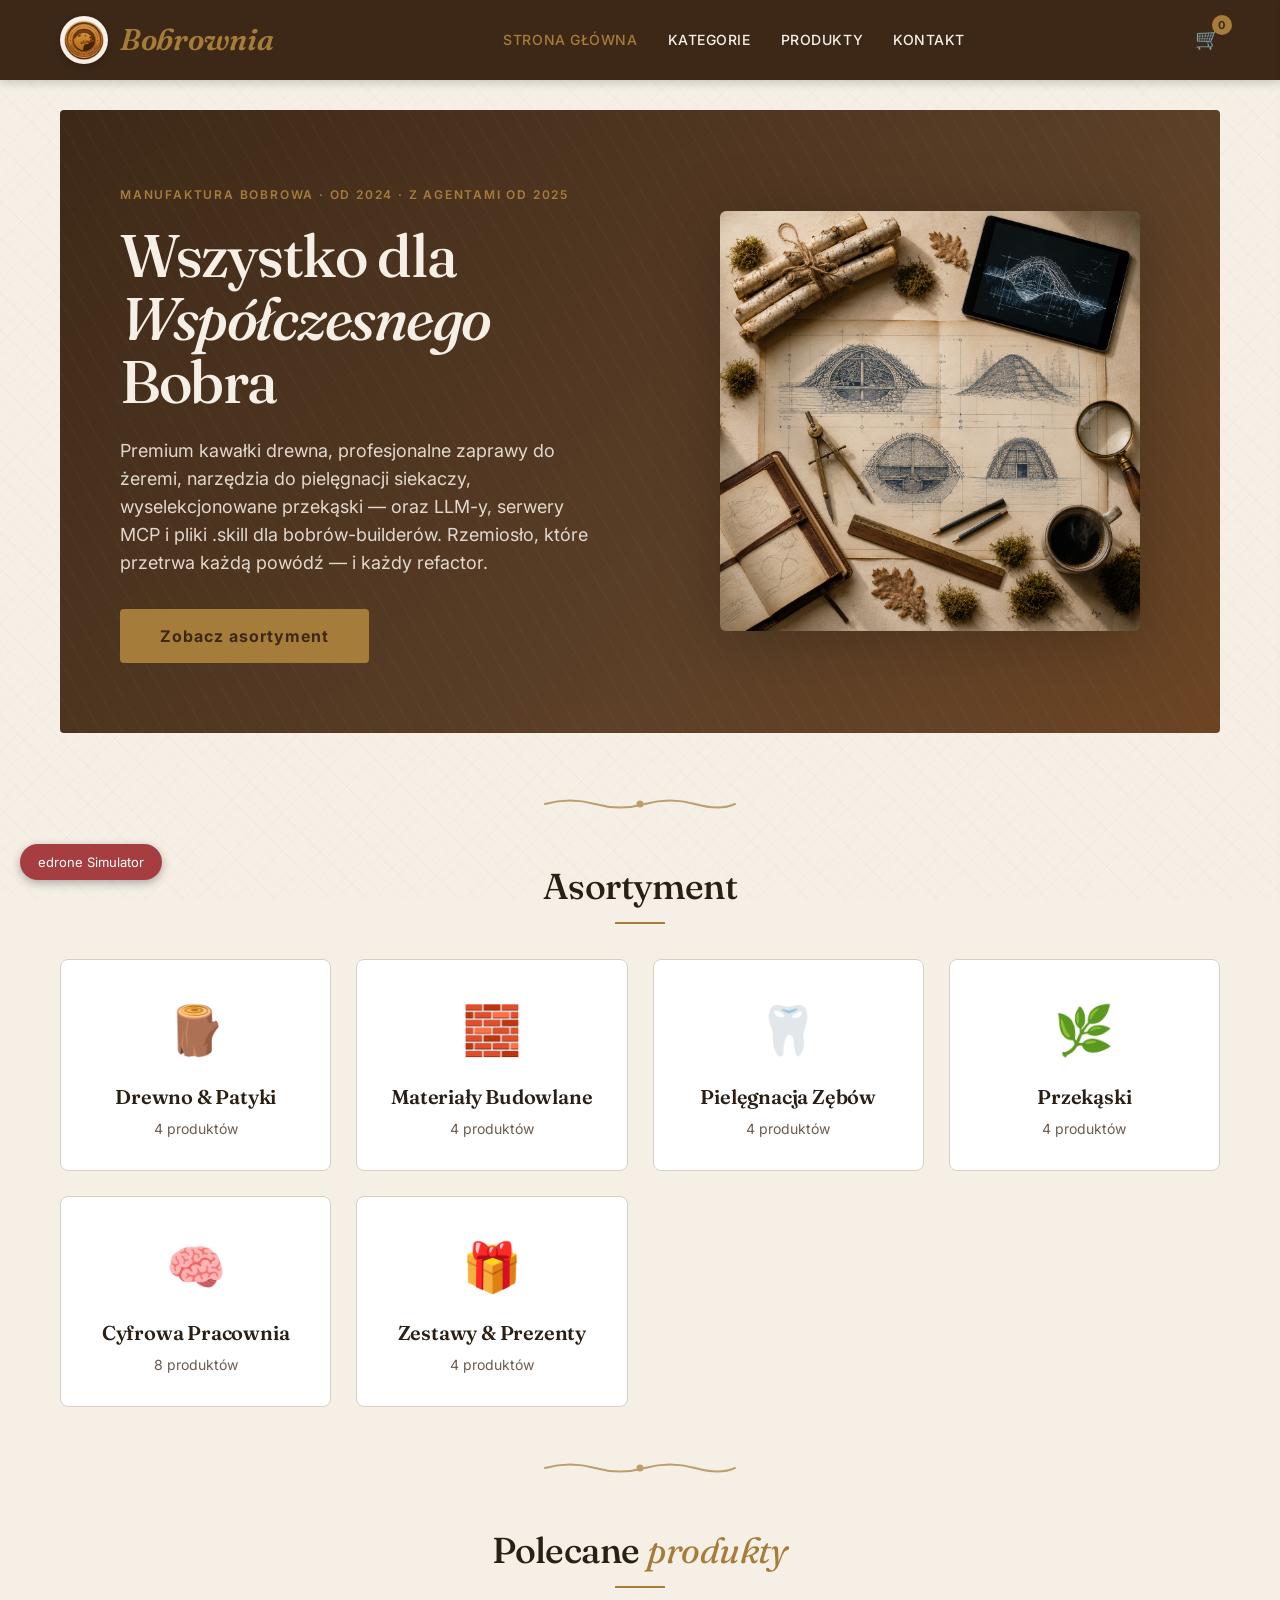
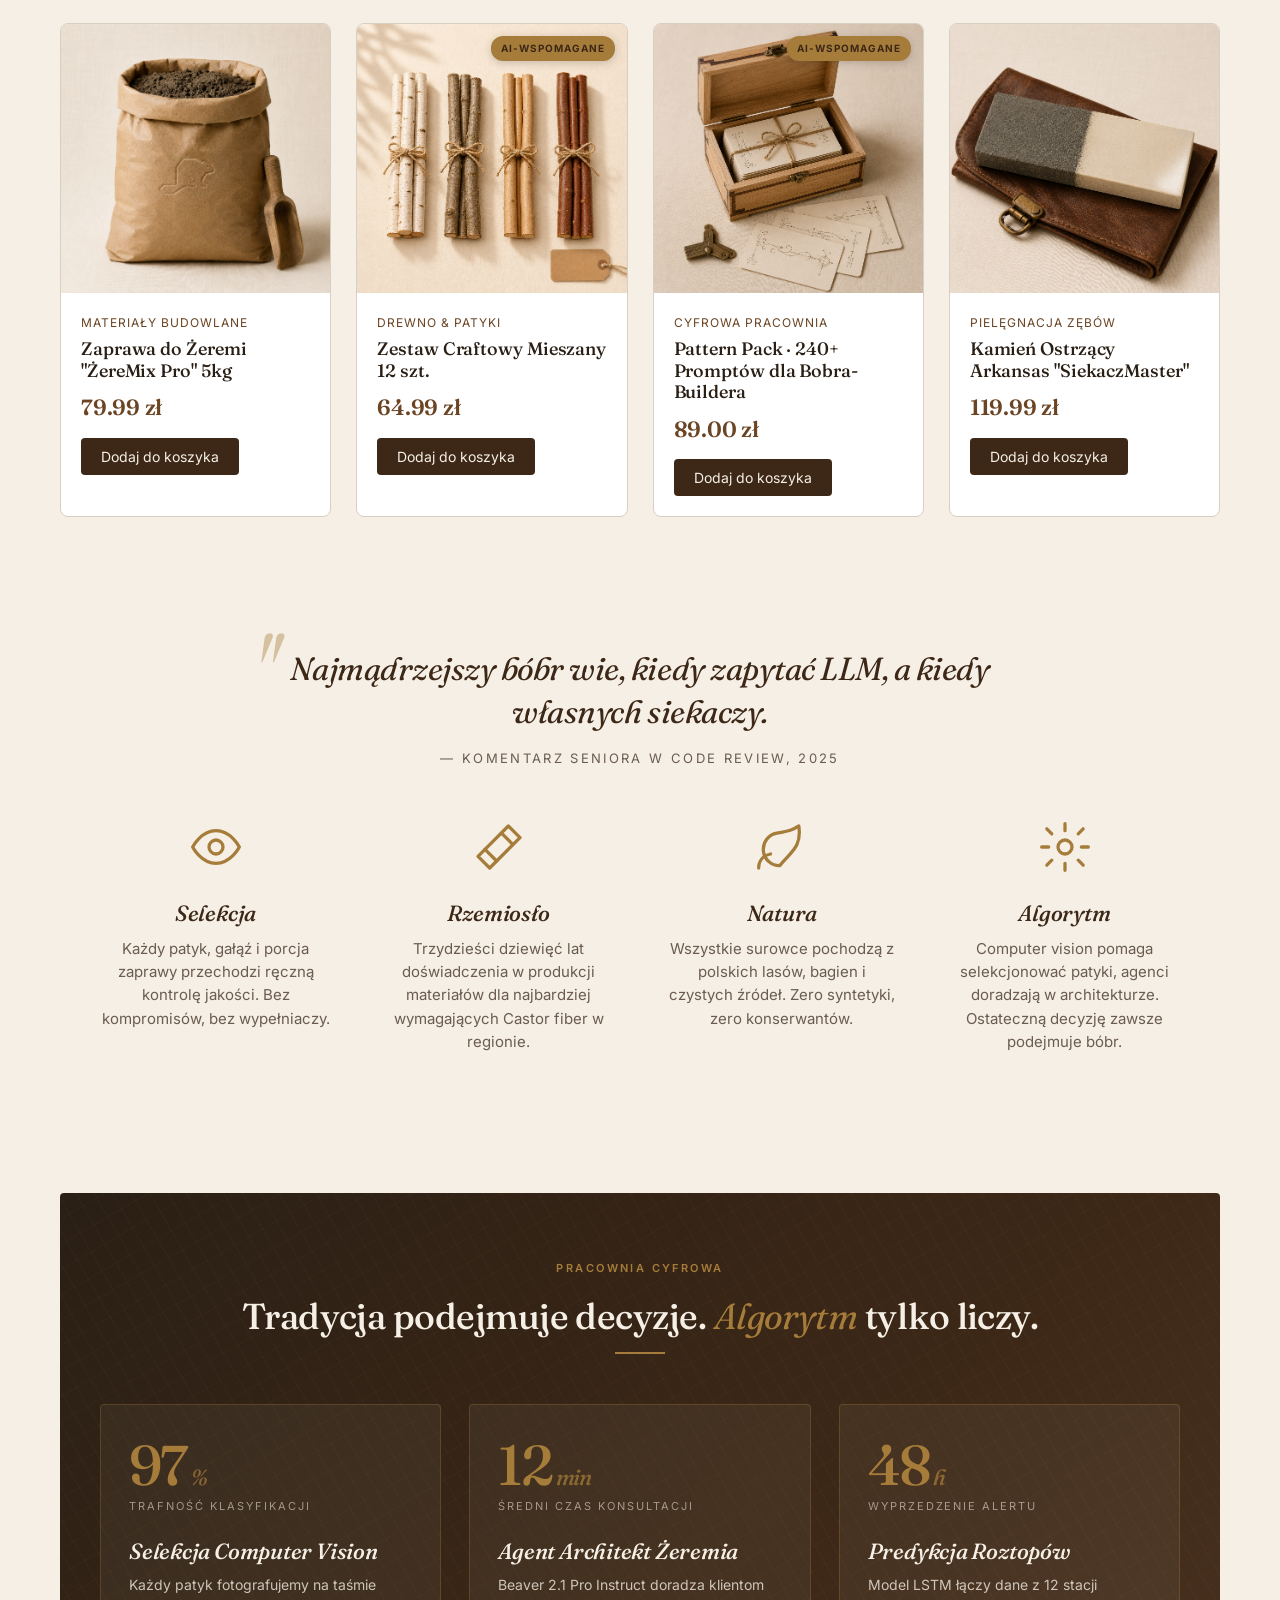
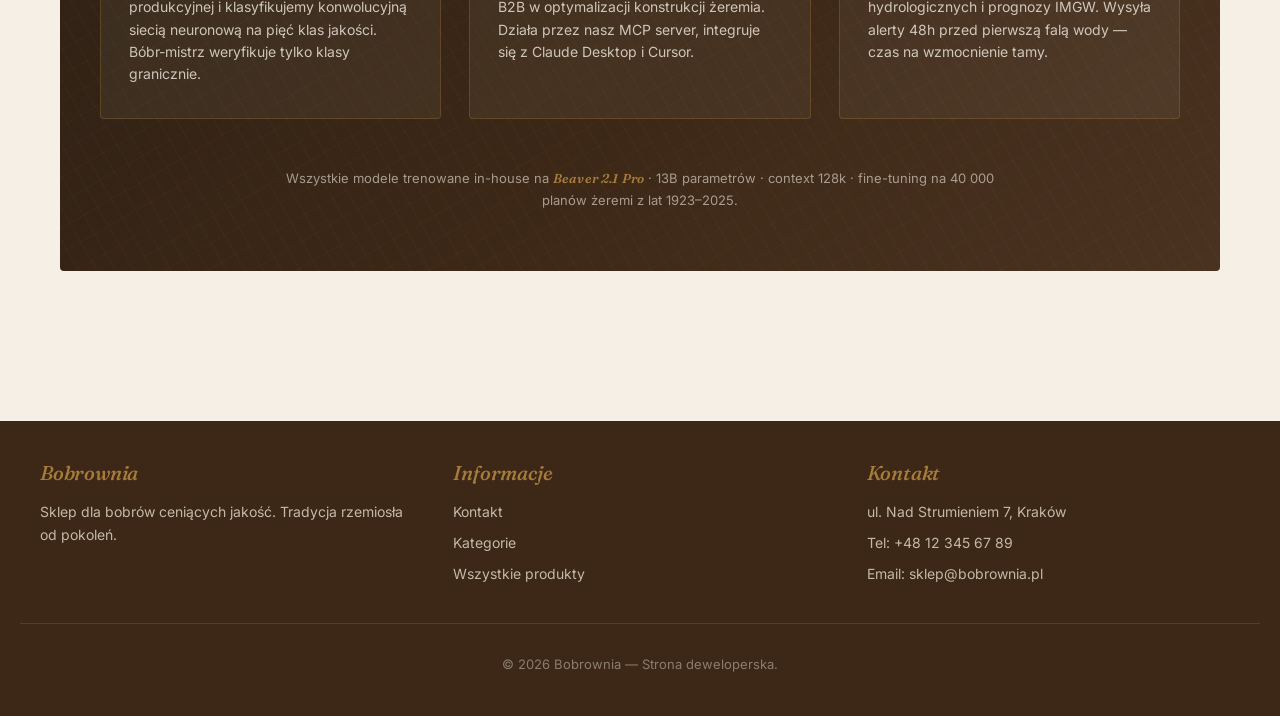
<file: index.html>
<!DOCTYPE html>
<html lang="pl">
<head>
    <meta charset="UTF-8">
    <meta name="viewport" content="width=device-width, initial-scale=1.0">
    <title>Bobrownia — Sklep dla Współczesnego Bobra</title>
    <meta name="description" content="Manufaktura bobrowa: premium kawałki drewna, materiały budowlane do żeremi, profesjonalne narzędzia do pielęgnacji zębów i wyselekcjonowane przekąski.">

    <link rel="icon" href="favicon.svg" type="image/svg+xml">
    <link rel="preconnect" href="https://fonts.googleapis.com">
    <link rel="preconnect" href="https://fonts.gstatic.com" crossorigin>
    <link rel="stylesheet" href="https://fonts.googleapis.com/css2?family=Fraunces:ital,opsz,wght@0,9..144,400;0,9..144,500;0,9..144,600;0,9..144,700;1,9..144,500&family=Inter:wght@400;500;600;700&display=swap">
    <link rel="stylesheet" href="styles.css">
</head>
<body>

<header>
    <div class="header-top">
        <div class="logo"><a href="index.html"><img class="logo-icon" src="images/logo.jpeg" alt="Bobrownia — pieczęć"><span>Bobrownia</span></a></div>
        <nav>
            <a href="index.html" class="active">Strona Główna</a>
            <a href="categories.html">Kategorie</a>
            <a href="products.html">Produkty</a>
            <a href="contact.html">Kontakt</a>
        </nav>
        <div class="cart-icon" onclick="toggleCart()">&#128722;<div class="cart-count" id="cart-count">0</div></div>
    </div>
</header>

<div class="cart-overlay" id="cart-overlay" onclick="toggleCart()"></div>
<div class="cart-panel" id="cart-panel">
    <div class="cart-header"><h2>Koszyk</h2><button class="cart-close" onclick="toggleCart()">&times;</button></div>
    <div class="cart-items" id="cart-items"></div>
    <div class="cart-footer">
        <div class="cart-total"><span>Razem:</span><span id="cart-total-price">0,00 zl</span></div>
        <button class="btn btn-accent btn-block" onclick="checkout()">Zamow</button>
    </div>
</div>

<div class="toast" id="toast"></div>

<main id="app"></main>

<footer>
    <div class="footer-content">
        <div class="footer-section">
            <h3>Bobrownia</h3>
            <p>Sklep dla bobrów ceniących jakość. Tradycja rzemiosła od pokoleń.</p>
        </div>
        <div class="footer-section">
            <h3>Informacje</h3>
            <a href="contact.html">Kontakt</a>
            <a href="categories.html">Kategorie</a>
            <a href="products.html">Wszystkie produkty</a>
        </div>
        <div class="footer-section">
            <h3>Kontakt</h3>
            <p>ul. Nad Strumieniem 7, Kraków</p>
            <p>Tel: +48 12 345 67 89</p>
            <p>Email: sklep@bobrownia.pl</p>
        </div>
    </div>
    <div class="footer-bottom">&copy; 2026 Bobrownia — Strona deweloperska.</div>
</footer>

<button class="simulator-toggle" onclick="toggleSimulator()">edrone Simulator</button>
<div class="simulator-panel" id="sim-panel">
    <div class="simulator-header"><h3>edrone Event Simulator</h3><span id="sim-status">Zatrzymany</span></div>
    <div class="simulator-controls">
        <button class="sim-btn" id="sim-start" onclick="startSimulator()">Start</button>
        <button class="sim-btn" id="sim-stop" onclick="stopSimulator()">Stop</button>
        <button class="sim-btn" onclick="sendSingleEvent()">Wyslij 1</button>
        <button class="sim-btn" onclick="clearSimLog()">Wyczysc log</button>
    </div>
    <div class="simulator-log" id="sim-log"></div>
</div>

<script>
(function () {
    window._edrone = window._edrone || {};
    _edrone.app_id = '6a15cb521a006';
    _edrone.platform = 'custom';
    _edrone.version = '1.0';
    var s = document.createElement('script');
    s.type = 'text/javascript'; s.async = true;
    s.src = 'https://d3bo67muzbfgtl.cloudfront.net/edrone_2_0.js?app_id=' + _edrone.app_id;
    var f = document.getElementsByTagName('script')[0];
    f.parentNode.insertBefore(s, f);
})();
</script>
<script src="shared.js"></script>
<script>
document.addEventListener('DOMContentLoaded', function() {
    var app = document.getElementById('app');

    // Polecane produkty: 4 losowe, po jednym z różnych kategorii (różnorodność > powtórki)
    var shuffled = products.slice().sort(function() { return Math.random() - 0.5; });
    var seenCategories = {};
    var featured = [];
    for (var i = 0; i < shuffled.length && featured.length < 4; i++) {
        if (!seenCategories[shuffled[i].categoryId]) {
            seenCategories[shuffled[i].categoryId] = true;
            featured.push(shuffled[i]);
        }
    }
    // fallback gdyby kategorii było mniej niż 4 — dobierz pozostałe losowo
    for (var j = 0; j < shuffled.length && featured.length < 4; j++) {
        if (featured.indexOf(shuffled[j]) === -1) featured.push(shuffled[j]);
    }

    var heroIllustration = '<img src="images/hero.png" alt="Pracownia bobra-architekta — plany żeremia, narzędzia kreślarskie i tablet z modelem 3D">';

    var divider = `<div class="section-divider"><svg viewBox="0 0 200 22" xmlns="http://www.w3.org/2000/svg" aria-hidden="true"><path d="M 5 11 Q 30 4 55 11 T 105 11 T 155 11 T 195 11" stroke="currentColor" stroke-width="2" fill="none" stroke-linecap="round"/><circle cx="100" cy="11" r="3.5" fill="currentColor"/></svg></div>`;

    app.innerHTML = `
        <div class="hero-split">
            <div class="hero-text">
                <span class="hero-eyebrow">Manufaktura bobrowa · od 2024 · z agentami od 2025</span>
                <h1>Wszystko dla <em>Współczesnego</em> Bobra</h1>
                <p>Premium kawałki drewna, profesjonalne zaprawy do żeremi, narzędzia do pielęgnacji siekaczy, wyselekcjonowane przekąski — oraz LLM-y, serwery MCP i pliki .skill dla bobrów-builderów. Rzemiosło, które przetrwa każdą powódź &mdash; i każdy refactor.</p>
                <a href="products.html" class="hero-btn">Zobacz asortyment</a>
            </div>
            <div class="hero-visual">${heroIllustration}</div>
        </div>

        ${divider}

        <h2 class="section-title">Asortyment</h2>
        <div class="categories-grid">
            ${categories.map(function(c) {
                return `<a class="category-card" href="products.html?cat=${c.id}">
                    <div class="category-icon">${c.icon}</div>
                    <h3>${c.name}</h3>
                    <p>${products.filter(function(p) { return p.categoryId === c.id; }).length} produktów</p>
                </a>`;
            }).join('')}
        </div>

        ${divider}

        <h2 class="section-title">Polecane <em>produkty</em></h2>
        <div class="products-grid">
            ${featured.map(function(p) { return productCardHTML(p); }).join('')}
        </div>

        <section class="manifest">
            <p class="manifest-quote">Najmądrzejszy bóbr wie, kiedy zapytać LLM, a kiedy własnych siekaczy.</p>
            <p class="manifest-attribution">— Komentarz seniora w code review, 2025</p>
            <div class="manifest-values">
                <div class="manifest-value">
                    <svg class="manifest-value-icon" viewBox="0 0 24 24" aria-hidden="true">
                        <path d="M2 12s3.5-7 10-7 10 7 10 7-3.5 7-10 7-10-7-10-7z"/>
                        <circle cx="12" cy="12" r="3"/>
                    </svg>
                    <h3>Selekcja</h3>
                    <p>Każdy patyk, gałąź i porcja zaprawy przechodzi ręczną kontrolę jakości. Bez kompromisów, bez wypełniaczy.</p>
                </div>
                <div class="manifest-value">
                    <svg class="manifest-value-icon" viewBox="0 0 24 24" aria-hidden="true">
                        <path d="M13.5 6.5l4 4"/>
                        <path d="M16 3l5 5-10 10-5-5z"/>
                        <path d="M6 13l-3 3 5 5 3-3"/>
                    </svg>
                    <h3>Rzemiosło</h3>
                    <p>Trzydzieści dziewięć lat doświadczenia w produkcji materiałów dla najbardziej wymagających Castor fiber w regionie.</p>
                </div>
                <div class="manifest-value">
                    <svg class="manifest-value-icon" viewBox="0 0 24 24" aria-hidden="true">
                        <path d="M11 20A7 7 0 0 1 9.8 6.1C15.5 5 17 4.48 19.2 2.96c1.4 9.3-3.7 11.3-8.2 17.04z"/>
                        <path d="M2 21c0-3 1.85-5.36 5.08-6"/>
                    </svg>
                    <h3>Natura</h3>
                    <p>Wszystkie surowce pochodzą z polskich lasów, bagien i czystych źródeł. Zero syntetyki, zero konserwantów.</p>
                </div>
                <div class="manifest-value">
                    <svg class="manifest-value-icon" viewBox="0 0 24 24" aria-hidden="true">
                        <circle cx="12" cy="12" r="3"/>
                        <path d="M12 2v3M12 19v3M4.22 4.22l2.12 2.12M17.66 17.66l2.12 2.12M2 12h3M19 12h3M4.22 19.78l2.12-2.12M17.66 6.34l2.12-2.12"/>
                    </svg>
                    <h3>Algorytm</h3>
                    <p>Computer vision pomaga selekcjonować patyki, agenci doradzają w architekturze. Ostateczną decyzję zawsze podejmuje bóbr.</p>
                </div>
            </div>
        </section>

        <section class="digital-lab">
            <span class="lab-eyebrow">Pracownia Cyfrowa</span>
            <h2 class="section-title">Tradycja podejmuje decyzje. <em>Algorytm</em> tylko liczy.</h2>
            <div class="lab-grid">
                <div class="lab-card">
                    <div class="lab-card-stat">97<span>%</span></div>
                    <div class="lab-card-label">Trafność klasyfikacji</div>
                    <h3>Selekcja Computer Vision</h3>
                    <p>Każdy patyk fotografujemy na taśmie produkcyjnej i klasyfikujemy konwolucyjną siecią neuronową na pięć klas jakości. Bóbr-mistrz weryfikuje tylko klasy granicznie.</p>
                </div>
                <div class="lab-card">
                    <div class="lab-card-stat">12<span>min</span></div>
                    <div class="lab-card-label">Średni czas konsultacji</div>
                    <h3>Agent Architekt Żeremia</h3>
                    <p>Beaver 2.1 Pro Instruct doradza klientom B2B w optymalizacji konstrukcji żeremia. Działa przez nasz MCP server, integruje się z Claude Desktop i Cursor.</p>
                </div>
                <div class="lab-card">
                    <div class="lab-card-stat">48<span>h</span></div>
                    <div class="lab-card-label">Wyprzedzenie alertu</div>
                    <h3>Predykcja Roztopów</h3>
                    <p>Model LSTM łączy dane z 12 stacji hydrologicznych i prognozy IMGW. Wysyła alerty 48h przed pierwszą falą wody — czas na wzmocnienie tamy.</p>
                </div>
            </div>
            <p class="lab-signature">
                Wszystkie modele trenowane in-house na <strong>Beaver 2.1 Pro</strong> · 13B parametrów · context 128k · fine-tuning na 40 000 planów żeremi z lat 1923&ndash;2025.
            </p>
        </section>
    `;

    edroneHomepageView();
});

</script>
</body>
</html>
</file>
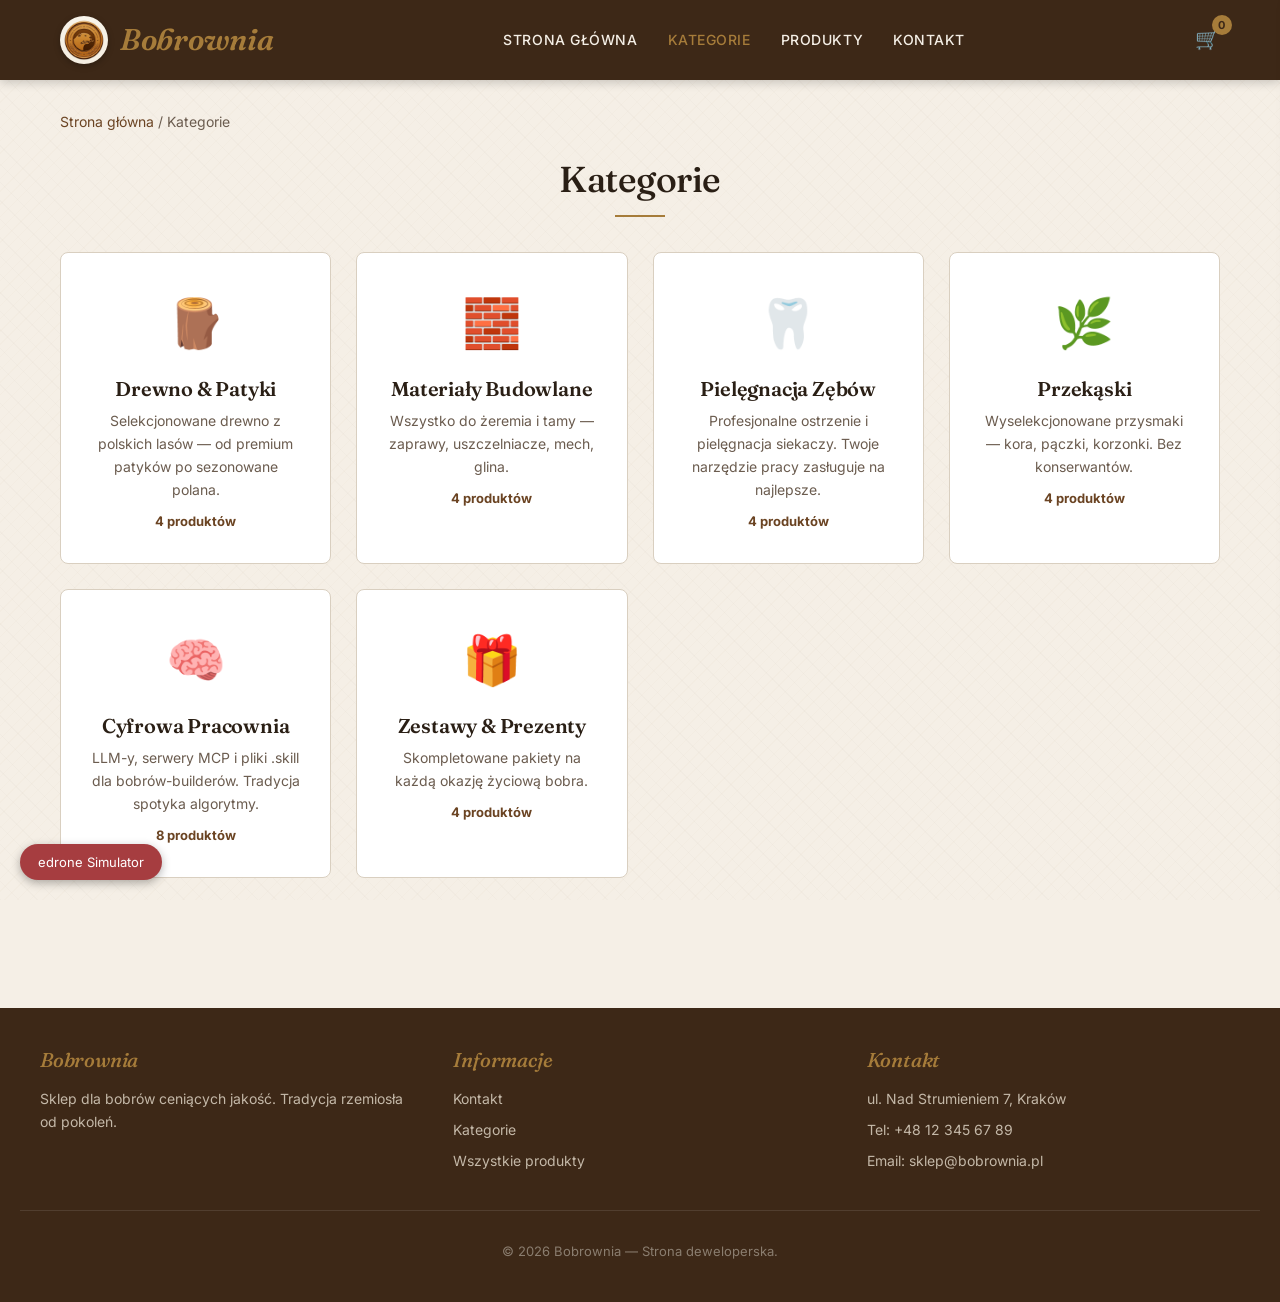
<file: categories.html>
<!DOCTYPE html>
<html lang="pl">
<head>
    <meta charset="UTF-8">
    <meta name="viewport" content="width=device-width, initial-scale=1.0">
    <title>Kategorie — Bobrownia</title>
    <link rel="icon" href="favicon.svg" type="image/svg+xml">
    <link rel="preconnect" href="https://fonts.googleapis.com">
    <link rel="preconnect" href="https://fonts.gstatic.com" crossorigin>
    <link rel="stylesheet" href="https://fonts.googleapis.com/css2?family=Fraunces:ital,opsz,wght@0,9..144,400;0,9..144,500;0,9..144,600;0,9..144,700;1,9..144,500&family=Inter:wght@400;500;600;700&display=swap">
    <link rel="stylesheet" href="styles.css">
</head>
<body>

<header>
    <div class="header-top">
        <div class="logo"><a href="index.html"><img class="logo-icon" src="images/logo.jpeg" alt="Bobrownia — pieczęć"><span>Bobrownia</span></a></div>
        <nav>
            <a href="index.html">Strona Główna</a>
            <a href="categories.html" class="active">Kategorie</a>
            <a href="products.html">Produkty</a>
            <a href="contact.html">Kontakt</a>
        </nav>
        <div class="cart-icon" onclick="toggleCart()">&#128722;<div class="cart-count" id="cart-count">0</div></div>
    </div>
</header>

<div class="cart-overlay" id="cart-overlay" onclick="toggleCart()"></div>
<div class="cart-panel" id="cart-panel">
    <div class="cart-header"><h2>Koszyk</h2><button class="cart-close" onclick="toggleCart()">&times;</button></div>
    <div class="cart-items" id="cart-items"></div>
    <div class="cart-footer">
        <div class="cart-total"><span>Razem:</span><span id="cart-total-price">0,00 zl</span></div>
        <button class="btn btn-accent btn-block" onclick="checkout()">Zamow</button>
    </div>
</div>

<div class="toast" id="toast"></div>

<main id="app"></main>

<footer>
    <div class="footer-content">
        <div class="footer-section">
            <h3>Bobrownia</h3>
            <p>Sklep dla bobrów ceniących jakość. Tradycja rzemiosła od pokoleń.</p>
        </div>
        <div class="footer-section">
            <h3>Informacje</h3>
            <a href="contact.html">Kontakt</a>
            <a href="categories.html">Kategorie</a>
            <a href="products.html">Wszystkie produkty</a>
        </div>
        <div class="footer-section">
            <h3>Kontakt</h3>
            <p>ul. Nad Strumieniem 7, Kraków</p>
            <p>Tel: +48 12 345 67 89</p>
            <p>Email: sklep@bobrownia.pl</p>
        </div>
    </div>
    <div class="footer-bottom">&copy; 2026 Bobrownia — Strona deweloperska.</div>
</footer>

<button class="simulator-toggle" onclick="toggleSimulator()">edrone Simulator</button>
<div class="simulator-panel" id="sim-panel">
    <div class="simulator-header"><h3>edrone Event Simulator</h3><span id="sim-status">Zatrzymany</span></div>
    <div class="simulator-controls">
        <button class="sim-btn" id="sim-start" onclick="startSimulator()">Start</button>
        <button class="sim-btn" id="sim-stop" onclick="stopSimulator()">Stop</button>
        <button class="sim-btn" onclick="sendSingleEvent()">Wyslij 1</button>
        <button class="sim-btn" onclick="clearSimLog()">Wyczysc log</button>
    </div>
    <div class="simulator-log" id="sim-log"></div>
</div>

<script>
(function () {
    window._edrone = window._edrone || {};
    _edrone.app_id = '6a15cb521a006';
    _edrone.platform = 'custom';
    _edrone.version = '1.0';
    var s = document.createElement('script');
    s.type = 'text/javascript'; s.async = true;
    s.src = 'https://d3bo67muzbfgtl.cloudfront.net/edrone_2_0.js?app_id=' + _edrone.app_id;
    var f = document.getElementsByTagName('script')[0];
    f.parentNode.insertBefore(s, f);
})();
</script>
<script src="shared.js"></script>
<script>
document.addEventListener('DOMContentLoaded', function() {
    var app = document.getElementById('app');

    app.innerHTML =
        '<div class="breadcrumb"><a href="index.html">Strona główna</a> / Kategorie</div>' +
        '<h2 class="section-title">Kategorie</h2>' +
        '<div class="categories-grid">' +
            categories.map(function(c) {
                var count = products.filter(function(p) { return p.categoryId === c.id; }).length;
                return '<a class="category-card" href="products.html?cat=' + c.id + '">' +
                    '<div class="category-icon">' + c.icon + '</div>' +
                    '<h3>' + c.name + '</h3>' +
                    (c.description ? '<p style="margin-bottom:10px;">' + c.description + '</p>' : '') +
                    '<p style="color: var(--secondary); font-size: 13px; font-weight: bold;">' + count + ' produktów</p>' +
                '</a>';
            }).join('') +
        '</div>';

    edroneCategoryView(
        categories.map(function(c) { return c.id; }).join('|'),
        categories.map(function(c) { return c.name; }).join('|')
    );
});
</script>
</body>
</html>
</file>
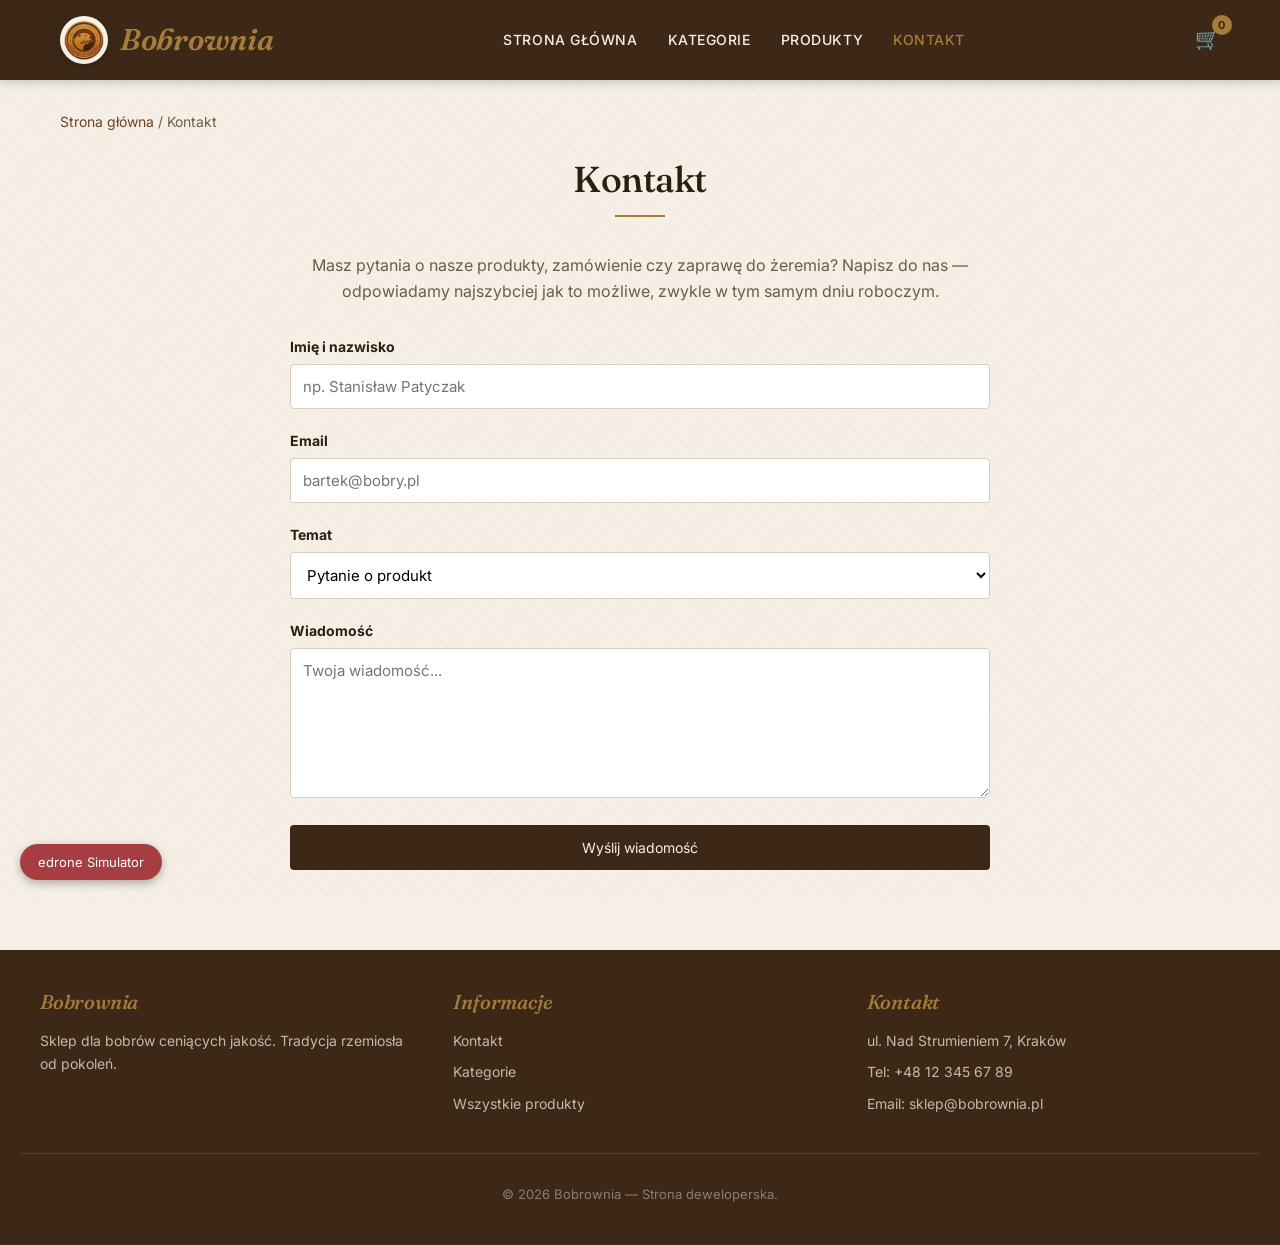
<file: contact.html>
<!DOCTYPE html>
<html lang="pl">
<head>
    <meta charset="UTF-8">
    <meta name="viewport" content="width=device-width, initial-scale=1.0">
    <title>Kontakt — Bobrownia</title>
    <link rel="icon" href="favicon.svg" type="image/svg+xml">
    <link rel="preconnect" href="https://fonts.googleapis.com">
    <link rel="preconnect" href="https://fonts.gstatic.com" crossorigin>
    <link rel="stylesheet" href="https://fonts.googleapis.com/css2?family=Fraunces:ital,opsz,wght@0,9..144,400;0,9..144,500;0,9..144,600;0,9..144,700;1,9..144,500&family=Inter:wght@400;500;600;700&display=swap">
    <link rel="stylesheet" href="styles.css">
</head>
<body>

<header>
    <div class="header-top">
        <div class="logo"><a href="index.html"><img class="logo-icon" src="images/logo.jpeg" alt="Bobrownia — pieczęć"><span>Bobrownia</span></a></div>
        <nav>
            <a href="index.html">Strona Główna</a>
            <a href="categories.html">Kategorie</a>
            <a href="products.html">Produkty</a>
            <a href="contact.html" class="active">Kontakt</a>
        </nav>
        <div class="cart-icon" onclick="toggleCart()">&#128722;<div class="cart-count" id="cart-count">0</div></div>
    </div>
</header>

<div class="cart-overlay" id="cart-overlay" onclick="toggleCart()"></div>
<div class="cart-panel" id="cart-panel">
    <div class="cart-header"><h2>Koszyk</h2><button class="cart-close" onclick="toggleCart()">&times;</button></div>
    <div class="cart-items" id="cart-items"></div>
    <div class="cart-footer">
        <div class="cart-total"><span>Razem:</span><span id="cart-total-price">0,00 zl</span></div>
        <button class="btn btn-accent btn-block" onclick="checkout()">Zamow</button>
    </div>
</div>

<div class="toast" id="toast"></div>

<main>
    <div class="breadcrumb"><a href="index.html">Strona główna</a> / Kontakt</div>
    <h2 class="section-title">Kontakt</h2>
    <div class="contact-container">
        <p style="text-align:center; color: var(--text-light); margin-bottom: 30px;">
            Masz pytania o nasze produkty, zamówienie czy zaprawę do żeremia? Napisz do nas — odpowiadamy najszybciej jak to możliwe, zwykle w tym samym dniu roboczym.
        </p>
        <div class="form-group">
            <label for="contact-name">Imię i nazwisko</label>
            <input type="text" id="contact-name" placeholder="np. Stanisław Patyczak" />
        </div>
        <div class="form-group">
            <label for="contact-email">Email</label>
            <input type="email" id="contact-email" placeholder="bartek@bobry.pl" />
        </div>
        <div class="form-group">
            <label for="contact-subject">Temat</label>
            <select id="contact-subject">
                <option>Pytanie o produkt</option>
                <option>Zamówienie</option>
                <option>Reklamacja</option>
                <option>Współpraca B2B</option>
                <option>Doradztwo architektoniczne (żeremia)</option>
                <option>Inne</option>
            </select>
        </div>
        <div class="form-group">
            <label for="contact-message">Wiadomość</label>
            <textarea id="contact-message" placeholder="Twoja wiadomość..."></textarea>
        </div>
        <button class="btn btn-primary btn-block" onclick="submitContact()" style="padding: 14px;">Wyślij wiadomość</button>
    </div>
</main>

<footer>
    <div class="footer-content">
        <div class="footer-section">
            <h3>Bobrownia</h3>
            <p>Sklep dla bobrów ceniących jakość. Tradycja rzemiosła od pokoleń.</p>
        </div>
        <div class="footer-section">
            <h3>Informacje</h3>
            <a href="contact.html">Kontakt</a>
            <a href="categories.html">Kategorie</a>
            <a href="products.html">Wszystkie produkty</a>
        </div>
        <div class="footer-section">
            <h3>Kontakt</h3>
            <p>ul. Nad Strumieniem 7, Kraków</p>
            <p>Tel: +48 12 345 67 89</p>
            <p>Email: sklep@bobrownia.pl</p>
        </div>
    </div>
    <div class="footer-bottom">&copy; 2026 Bobrownia — Strona deweloperska.</div>
</footer>

<button class="simulator-toggle" onclick="toggleSimulator()">edrone Simulator</button>
<div class="simulator-panel" id="sim-panel">
    <div class="simulator-header"><h3>edrone Event Simulator</h3><span id="sim-status">Zatrzymany</span></div>
    <div class="simulator-controls">
        <button class="sim-btn" id="sim-start" onclick="startSimulator()">Start</button>
        <button class="sim-btn" id="sim-stop" onclick="stopSimulator()">Stop</button>
        <button class="sim-btn" onclick="sendSingleEvent()">Wyslij 1</button>
        <button class="sim-btn" onclick="clearSimLog()">Wyczysc log</button>
    </div>
    <div class="simulator-log" id="sim-log"></div>
</div>

<script>
(function () {
    window._edrone = window._edrone || {};
    _edrone.app_id = '6a15cb521a006';
    _edrone.platform = 'custom';
    _edrone.version = '1.0';
    var s = document.createElement('script');
    s.type = 'text/javascript'; s.async = true;
    s.src = 'https://d3bo67muzbfgtl.cloudfront.net/edrone_2_0.js?app_id=' + _edrone.app_id;
    var f = document.getElementsByTagName('script')[0];
    f.parentNode.insertBefore(s, f);
})();
</script>
<script src="shared.js"></script>
<script>
function submitContact() {
    var name = document.getElementById('contact-name').value;
    var email = document.getElementById('contact-email').value;
    if (!email) { showToast('Proszę podać adres email'); return; }
    showToast('Wiadomość wysłana! Dziękujemy.');
    if (email) edroneSubscribe(email, name, 'Contact Form');
}
</script>
</body>
</html>
</file>
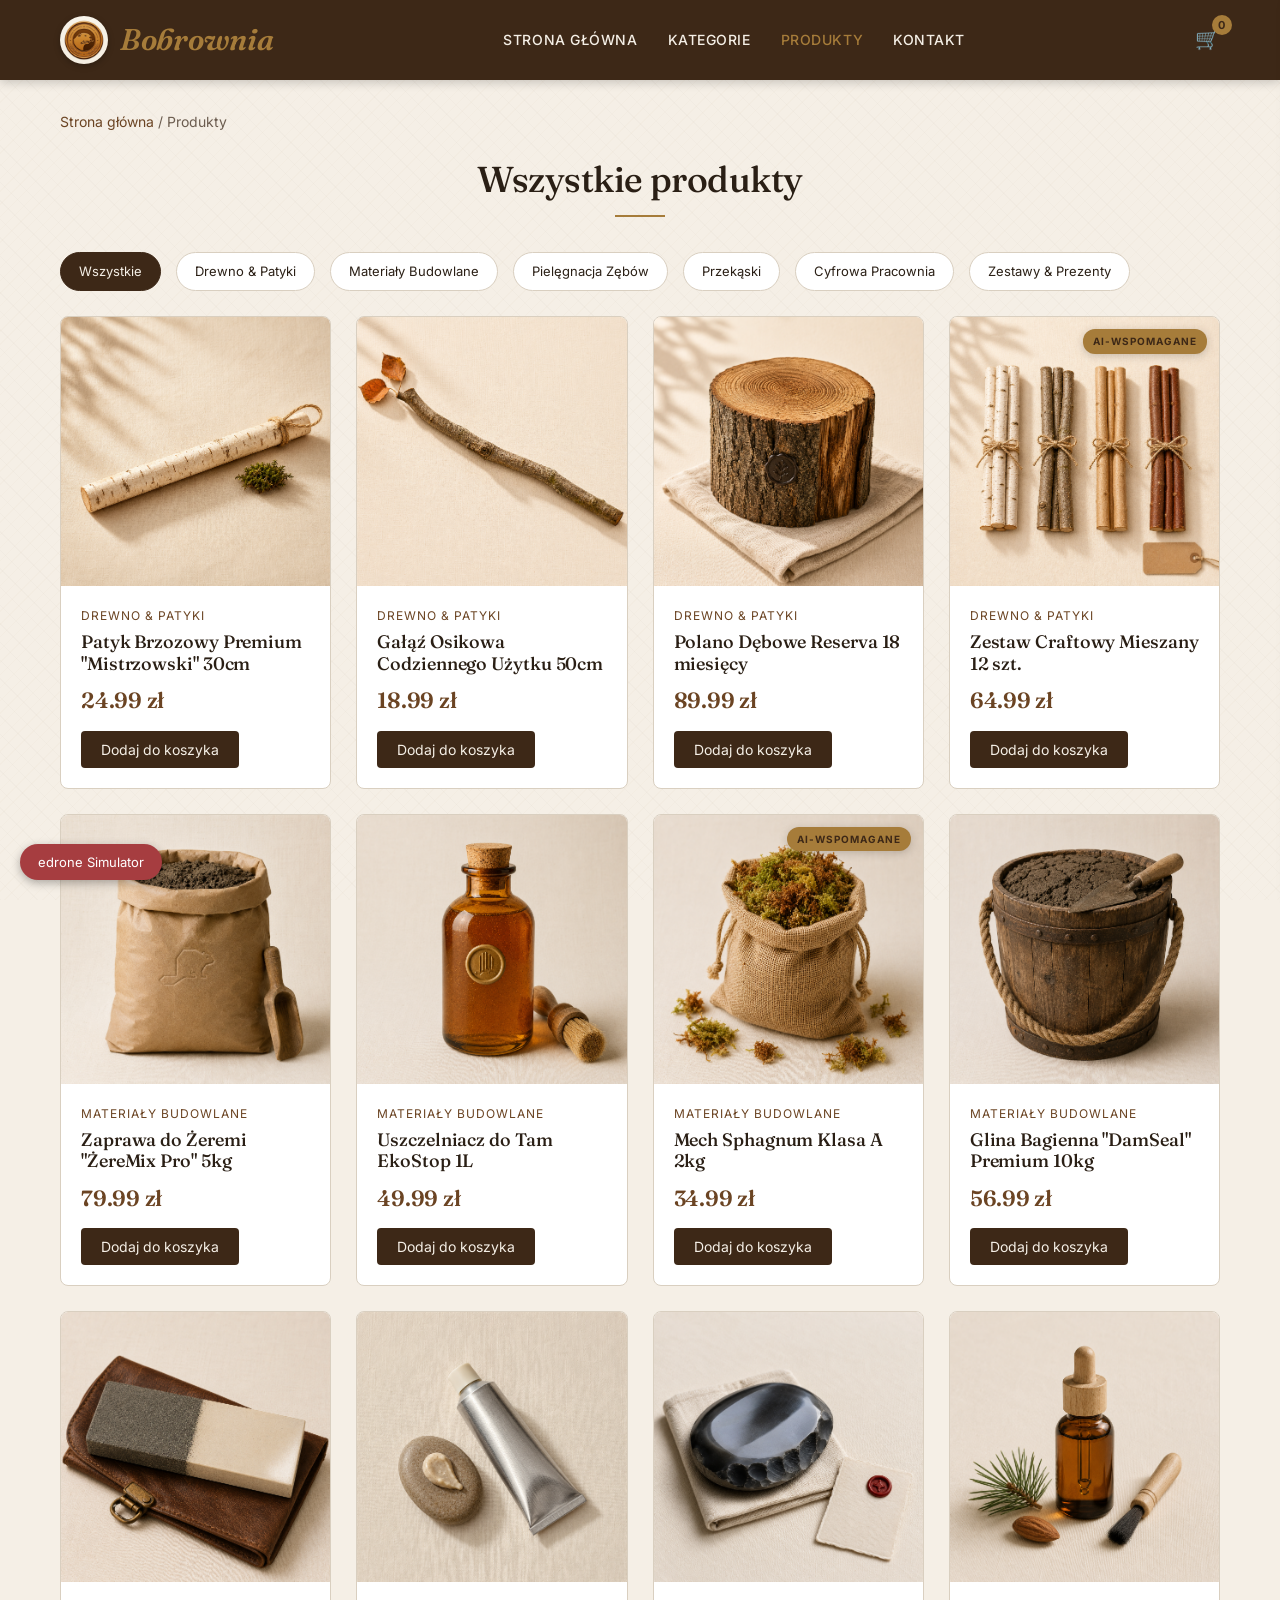
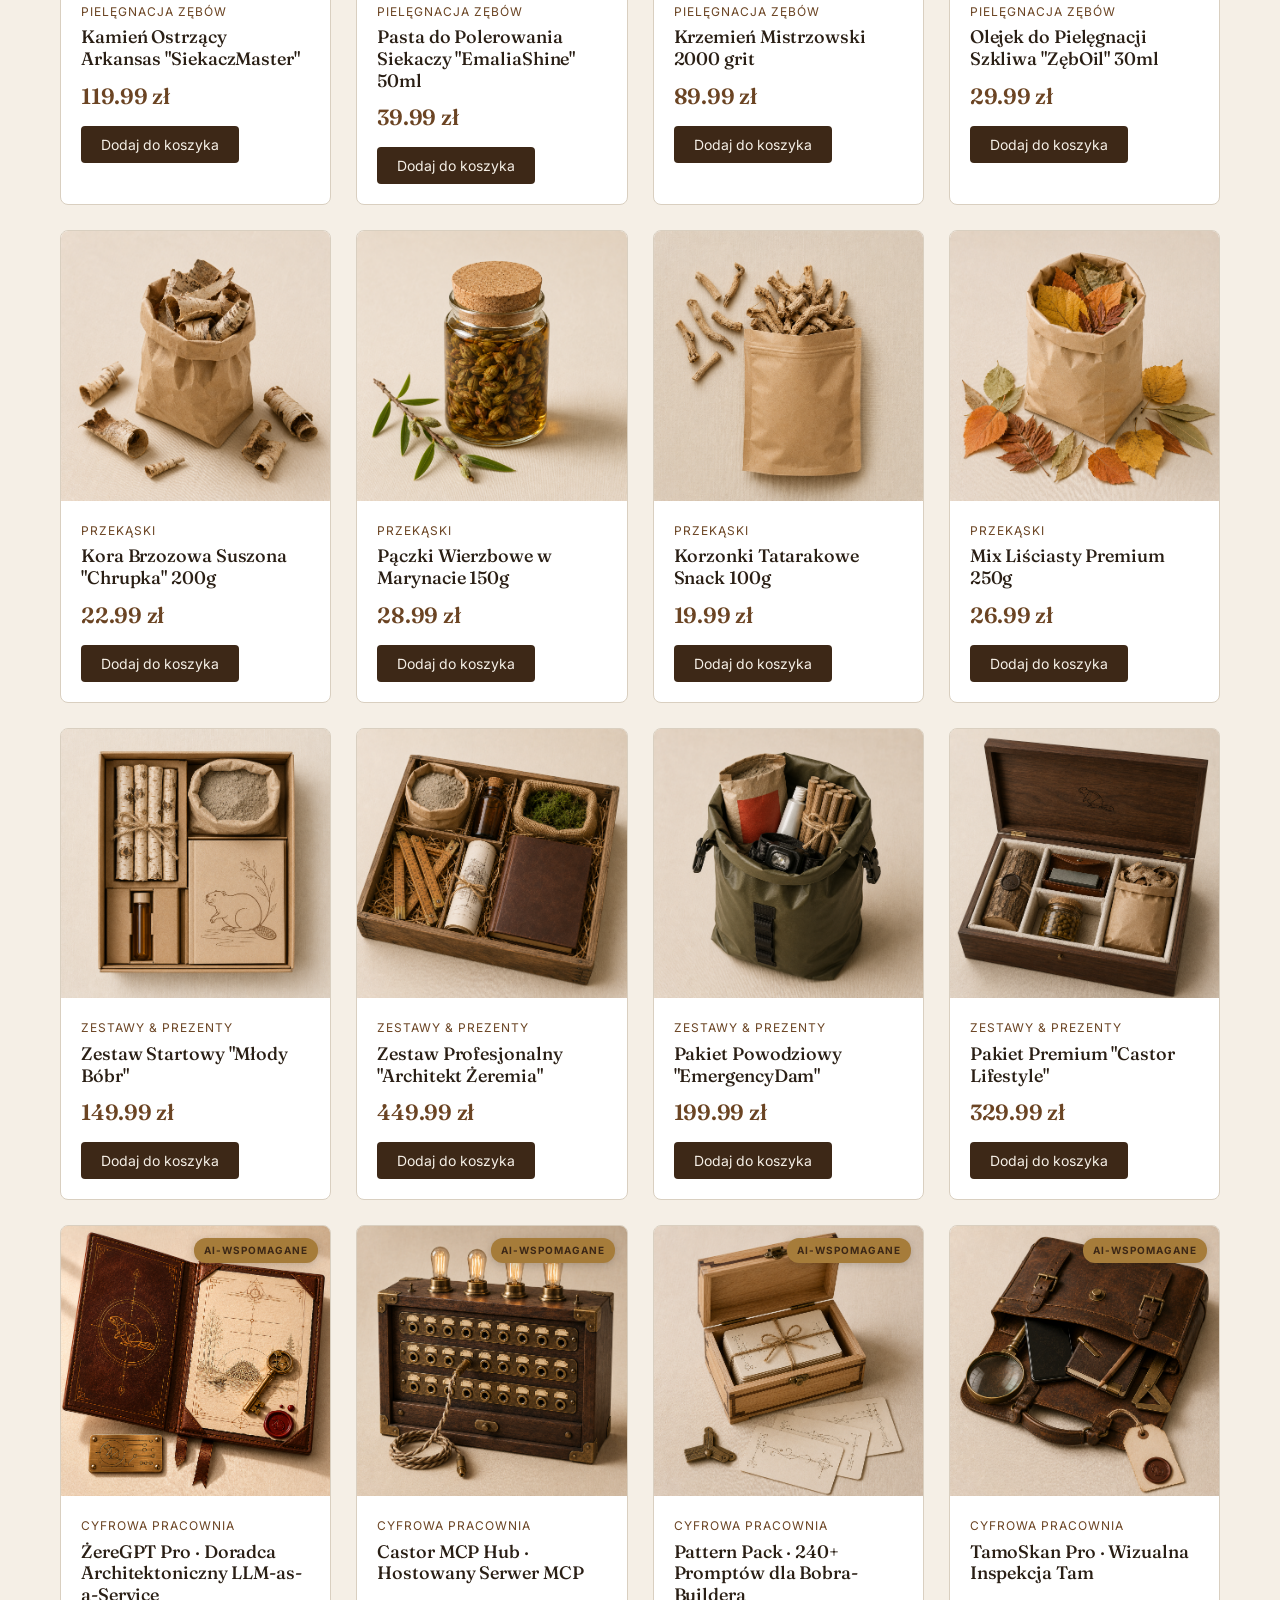
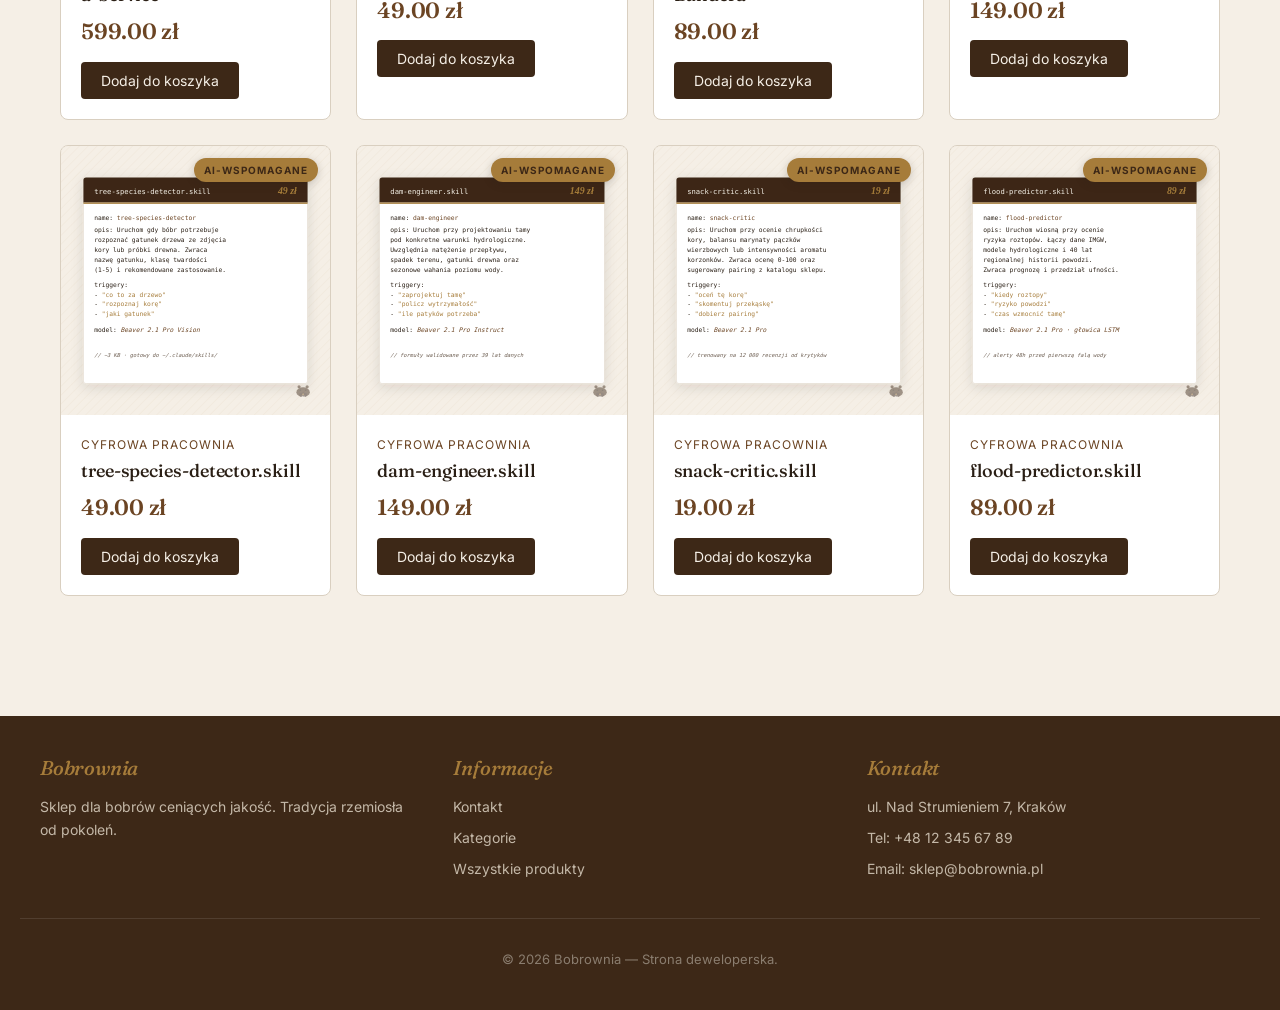
<file: product.html>
<!DOCTYPE html>
<html lang="pl">
<head>
    <meta charset="UTF-8">
    <meta name="viewport" content="width=device-width, initial-scale=1.0">
    <title>Produkt — Bobrownia</title>
    <link rel="icon" href="favicon.svg" type="image/svg+xml">
    <link rel="preconnect" href="https://fonts.googleapis.com">
    <link rel="preconnect" href="https://fonts.gstatic.com" crossorigin>
    <link rel="stylesheet" href="https://fonts.googleapis.com/css2?family=Fraunces:ital,opsz,wght@0,9..144,400;0,9..144,500;0,9..144,600;0,9..144,700;1,9..144,500&family=Inter:wght@400;500;600;700&display=swap">
    <link rel="stylesheet" href="styles.css">
</head>
<body>

<header>
    <div class="header-top">
        <div class="logo"><a href="index.html"><img class="logo-icon" src="images/logo.jpeg" alt="Bobrownia — pieczęć"><span>Bobrownia</span></a></div>
        <nav>
            <a href="index.html">Strona Główna</a>
            <a href="categories.html">Kategorie</a>
            <a href="products.html" class="active">Produkty</a>
            <a href="contact.html">Kontakt</a>
        </nav>
        <div class="cart-icon" onclick="toggleCart()">&#128722;<div class="cart-count" id="cart-count">0</div></div>
    </div>
</header>

<div class="cart-overlay" id="cart-overlay" onclick="toggleCart()"></div>
<div class="cart-panel" id="cart-panel">
    <div class="cart-header"><h2>Koszyk</h2><button class="cart-close" onclick="toggleCart()">&times;</button></div>
    <div class="cart-items" id="cart-items"></div>
    <div class="cart-footer">
        <div class="cart-total"><span>Razem:</span><span id="cart-total-price">0,00 zl</span></div>
        <button class="btn btn-accent btn-block" onclick="checkout()">Zamow</button>
    </div>
</div>

<div class="toast" id="toast"></div>

<main id="app"></main>

<footer>
    <div class="footer-content">
        <div class="footer-section">
            <h3>Bobrownia</h3>
            <p>Sklep dla bobrów ceniących jakość. Tradycja rzemiosła od pokoleń.</p>
        </div>
        <div class="footer-section">
            <h3>Informacje</h3>
            <a href="contact.html">Kontakt</a>
            <a href="categories.html">Kategorie</a>
            <a href="products.html">Wszystkie produkty</a>
        </div>
        <div class="footer-section">
            <h3>Kontakt</h3>
            <p>ul. Nad Strumieniem 7, Kraków</p>
            <p>Tel: +48 12 345 67 89</p>
            <p>Email: sklep@bobrownia.pl</p>
        </div>
    </div>
    <div class="footer-bottom">&copy; 2026 Bobrownia — Strona deweloperska.</div>
</footer>

<button class="simulator-toggle" onclick="toggleSimulator()">edrone Simulator</button>
<div class="simulator-panel" id="sim-panel">
    <div class="simulator-header"><h3>edrone Event Simulator</h3><span id="sim-status">Zatrzymany</span></div>
    <div class="simulator-controls">
        <button class="sim-btn" id="sim-start" onclick="startSimulator()">Start</button>
        <button class="sim-btn" id="sim-stop" onclick="stopSimulator()">Stop</button>
        <button class="sim-btn" onclick="sendSingleEvent()">Wyslij 1</button>
        <button class="sim-btn" onclick="clearSimLog()">Wyczysc log</button>
    </div>
    <div class="simulator-log" id="sim-log"></div>
</div>

<script>
(function () {
    window._edrone = window._edrone || {};
    _edrone.app_id = '6a15cb521a006';
    _edrone.platform = 'custom';
    _edrone.version = '1.0';
    var s = document.createElement('script');
    s.type = 'text/javascript'; s.async = true;
    s.src = 'https://d3bo67muzbfgtl.cloudfront.net/edrone_2_0.js?app_id=' + _edrone.app_id;
    var f = document.getElementsByTagName('script')[0];
    f.parentNode.insertBefore(s, f);
})();
</script>
<script src="shared.js"></script>
<script>
var productQty = 1;
function changeQty(delta) {
    productQty = Math.max(1, productQty + delta);
    document.getElementById('product-qty').textContent = productQty;
}
function addProductToCart(productId) {
    addToCart(productId, productQty);
}

document.addEventListener('DOMContentLoaded', function() {
    var app = document.getElementById('app');
    var params = new URLSearchParams(window.location.search);
    var productId = params.get('id');
    var p = products.find(function(pr) { return pr.id === productId; });

    if (!p) {
        window.location.href = 'products.html';
        return;
    }

    document.title = p.title + ' — Bobrownia';

    app.innerHTML =
        '<div class="breadcrumb">' +
            '<a href="index.html">Strona główna</a> / ' +
            '<a href="products.html?cat=' + p.categoryId + '">' + p.categoryName + '</a> / ' +
            p.title +
        '</div>' +
        '<div class="product-detail">' +
            '<div class="product-detail-image"><img src="' + p.image + '" alt="' + p.title + '"/></div>' +
            '<div class="product-detail-info">' +
                '<div class="product-category">' + p.categoryName + '</div>' +
                '<h1>' + p.title + '</h1>' +
                '<div class="product-price">' + p.price.toFixed(2) + ' zł</div>' +
                '<div class="description">' + p.description + '</div>' +
                '<div class="quantity-selector">' +
                    '<span>Ilość:</span>' +
                    '<button onclick="changeQty(-1)">-</button>' +
                    '<span id="product-qty">1</span>' +
                    '<button onclick="changeQty(1)">+</button>' +
                '</div>' +
                '<button class="btn btn-accent" onclick="addProductToCart(\'' + p.id + '\')" style="padding:14px 40px;font-size:16px;">Dodaj do koszyka</button>' +
            '</div>' +
        '</div>';

    edroneProductView(p);
});
</script>
</body>
</html>
</file>
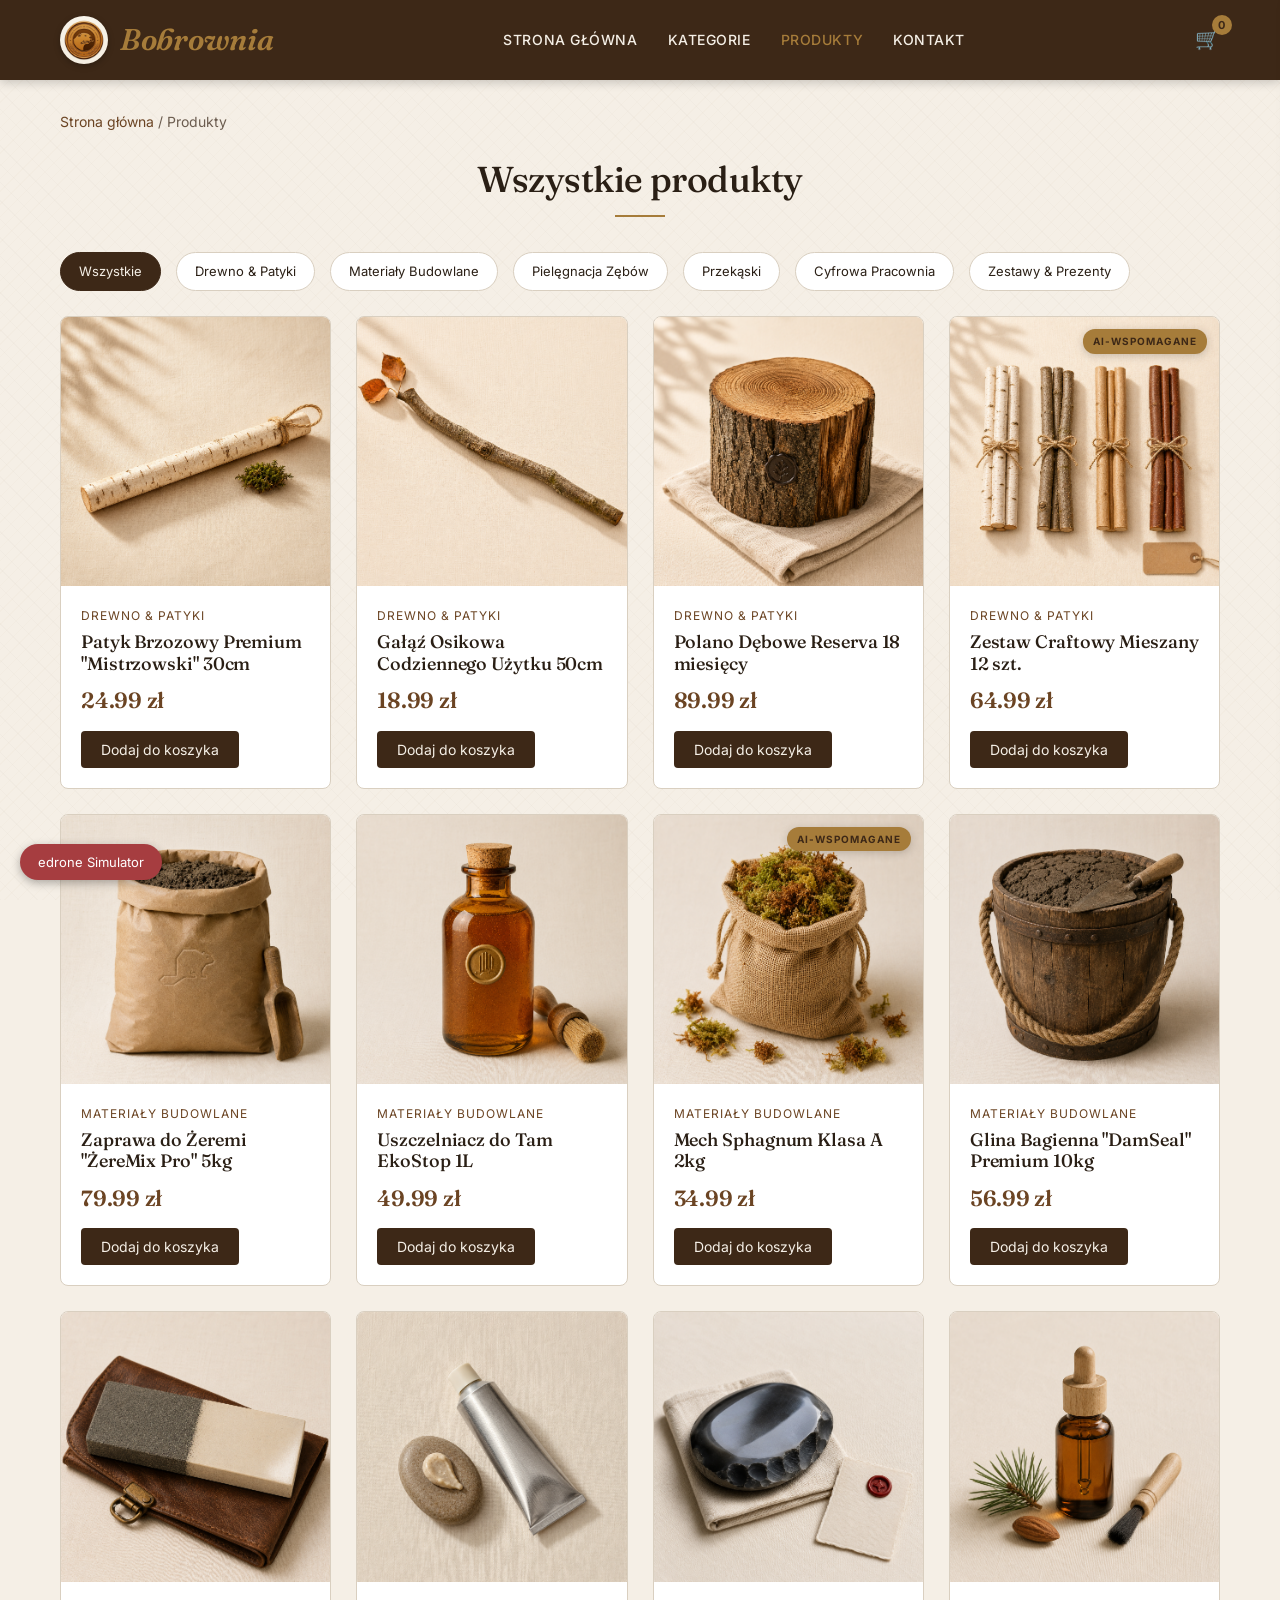
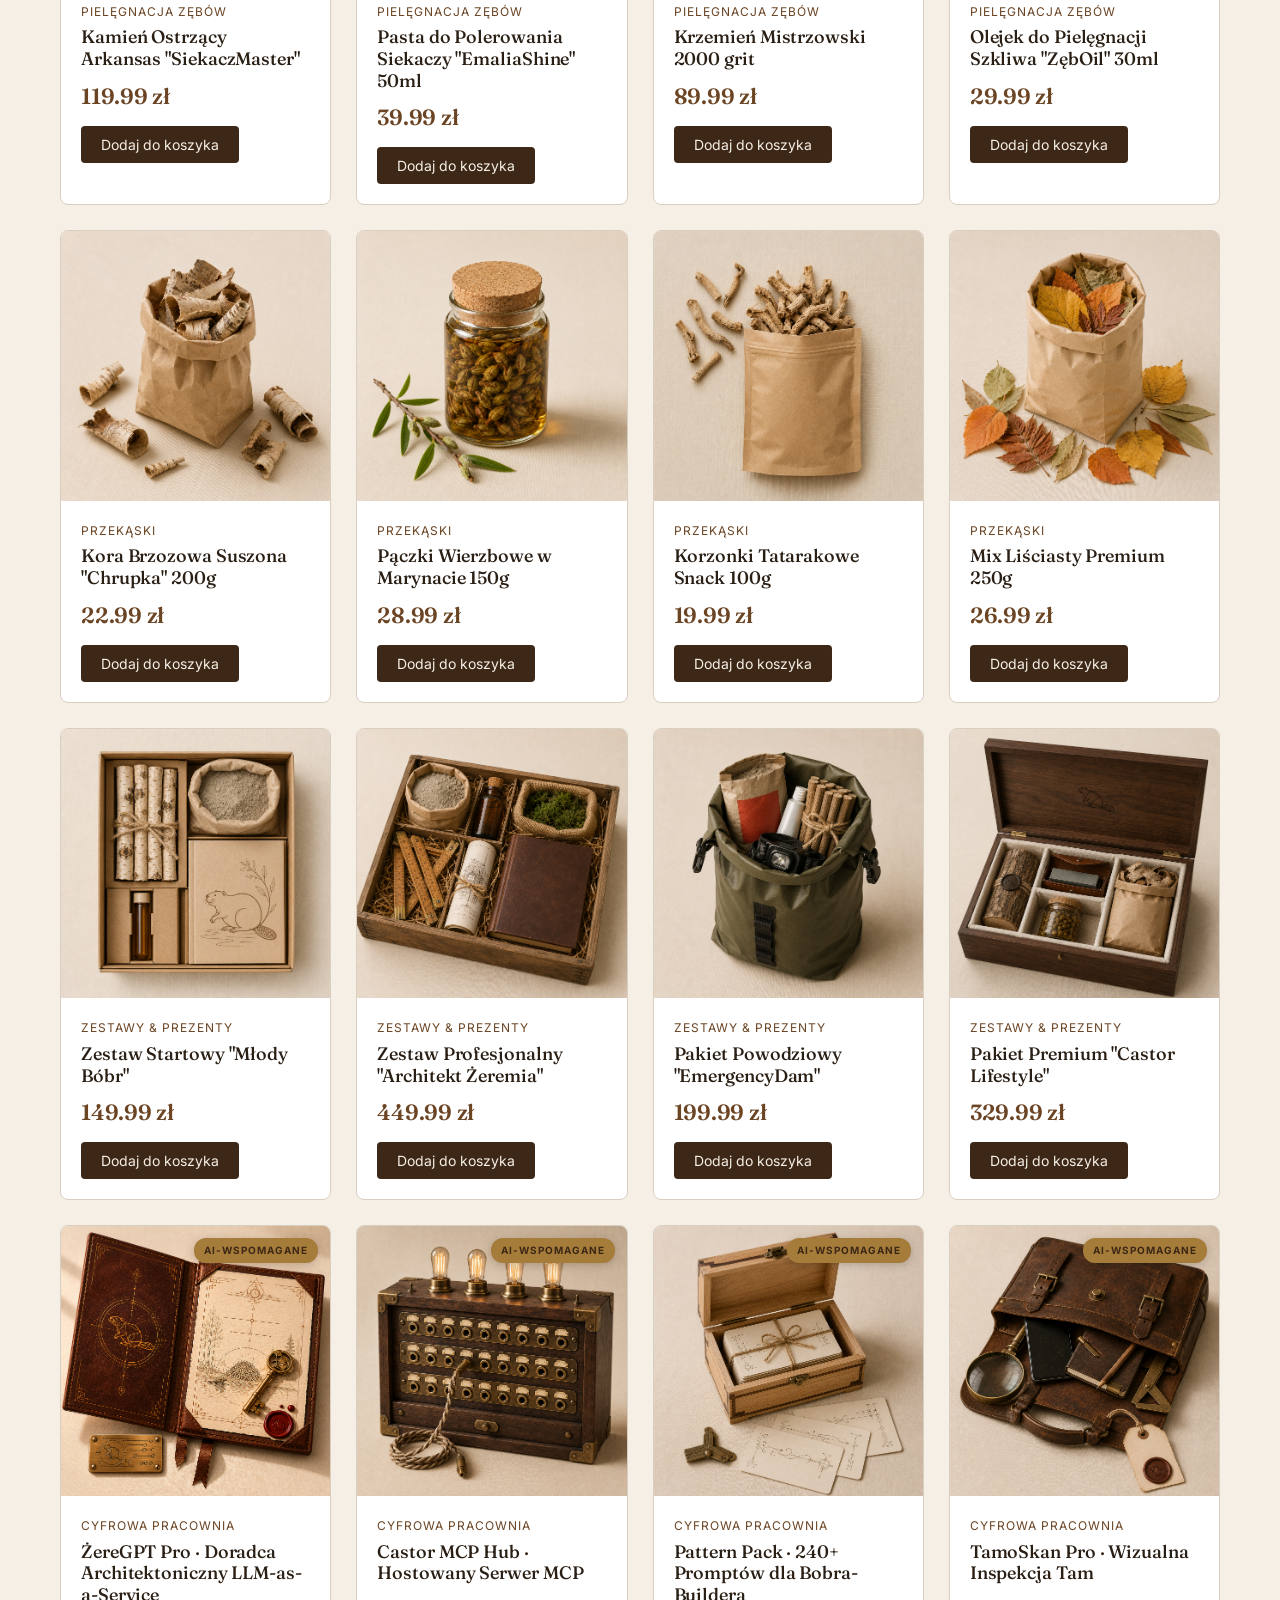
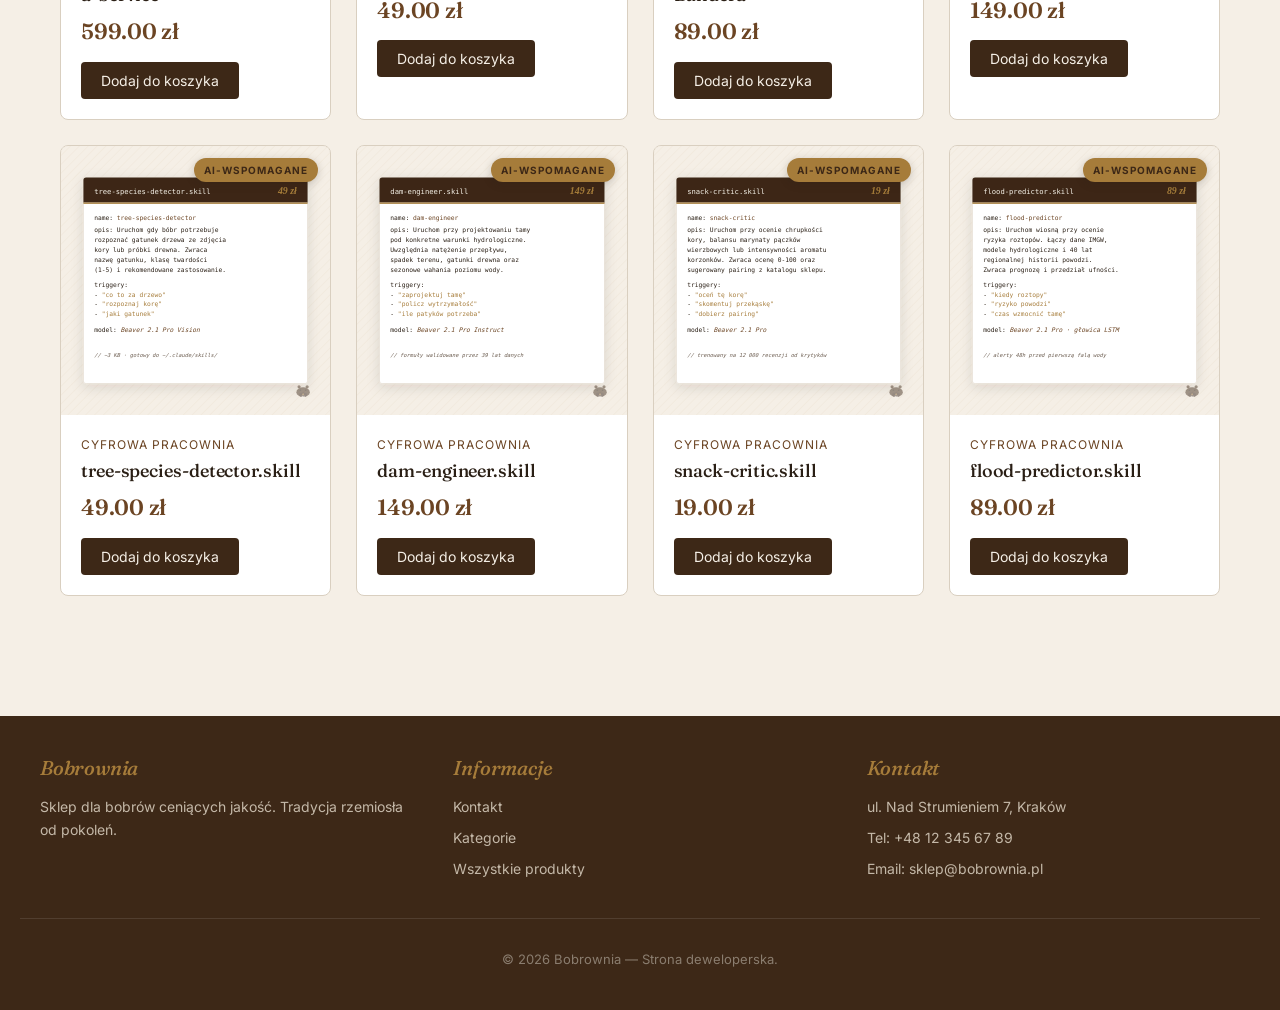
<file: products.html>
<!DOCTYPE html>
<html lang="pl">
<head>
    <meta charset="UTF-8">
    <meta name="viewport" content="width=device-width, initial-scale=1.0">
    <title>Produkty — Bobrownia</title>
    <link rel="icon" href="favicon.svg" type="image/svg+xml">
    <link rel="preconnect" href="https://fonts.googleapis.com">
    <link rel="preconnect" href="https://fonts.gstatic.com" crossorigin>
    <link rel="stylesheet" href="https://fonts.googleapis.com/css2?family=Fraunces:ital,opsz,wght@0,9..144,400;0,9..144,500;0,9..144,600;0,9..144,700;1,9..144,500&family=Inter:wght@400;500;600;700&display=swap">
    <link rel="stylesheet" href="styles.css">
</head>
<body>

<header>
    <div class="header-top">
        <div class="logo"><a href="index.html"><img class="logo-icon" src="images/logo.jpeg" alt="Bobrownia — pieczęć"><span>Bobrownia</span></a></div>
        <nav>
            <a href="index.html">Strona Główna</a>
            <a href="categories.html">Kategorie</a>
            <a href="products.html" class="active">Produkty</a>
            <a href="contact.html">Kontakt</a>
        </nav>
        <div class="cart-icon" onclick="toggleCart()">&#128722;<div class="cart-count" id="cart-count">0</div></div>
    </div>
</header>

<div class="cart-overlay" id="cart-overlay" onclick="toggleCart()"></div>
<div class="cart-panel" id="cart-panel">
    <div class="cart-header"><h2>Koszyk</h2><button class="cart-close" onclick="toggleCart()">&times;</button></div>
    <div class="cart-items" id="cart-items"></div>
    <div class="cart-footer">
        <div class="cart-total"><span>Razem:</span><span id="cart-total-price">0,00 zl</span></div>
        <button class="btn btn-accent btn-block" onclick="checkout()">Zamow</button>
    </div>
</div>

<div class="toast" id="toast"></div>

<main id="app"></main>

<footer>
    <div class="footer-content">
        <div class="footer-section">
            <h3>Bobrownia</h3>
            <p>Sklep dla bobrów ceniących jakość. Tradycja rzemiosła od pokoleń.</p>
        </div>
        <div class="footer-section">
            <h3>Informacje</h3>
            <a href="contact.html">Kontakt</a>
            <a href="categories.html">Kategorie</a>
            <a href="products.html">Wszystkie produkty</a>
        </div>
        <div class="footer-section">
            <h3>Kontakt</h3>
            <p>ul. Nad Strumieniem 7, Kraków</p>
            <p>Tel: +48 12 345 67 89</p>
            <p>Email: sklep@bobrownia.pl</p>
        </div>
    </div>
    <div class="footer-bottom">&copy; 2026 Bobrownia — Strona deweloperska.</div>
</footer>

<button class="simulator-toggle" onclick="toggleSimulator()">edrone Simulator</button>
<div class="simulator-panel" id="sim-panel">
    <div class="simulator-header"><h3>edrone Event Simulator</h3><span id="sim-status">Zatrzymany</span></div>
    <div class="simulator-controls">
        <button class="sim-btn" id="sim-start" onclick="startSimulator()">Start</button>
        <button class="sim-btn" id="sim-stop" onclick="stopSimulator()">Stop</button>
        <button class="sim-btn" onclick="sendSingleEvent()">Wyslij 1</button>
        <button class="sim-btn" onclick="clearSimLog()">Wyczysc log</button>
    </div>
    <div class="simulator-log" id="sim-log"></div>
</div>

<script>
(function () {
    window._edrone = window._edrone || {};
    _edrone.app_id = '6a15cb521a006';
    _edrone.platform = 'custom';
    _edrone.version = '1.0';
    var s = document.createElement('script');
    s.type = 'text/javascript'; s.async = true;
    s.src = 'https://d3bo67muzbfgtl.cloudfront.net/edrone_2_0.js?app_id=' + _edrone.app_id;
    var f = document.getElementsByTagName('script')[0];
    f.parentNode.insertBefore(s, f);
})();
</script>
<script src="shared.js"></script>
<script>
document.addEventListener('DOMContentLoaded', function() {
    var app = document.getElementById('app');
    var params = new URLSearchParams(window.location.search);
    var filterCategoryId = params.get('cat');

    var filtered = filterCategoryId
        ? products.filter(function(p) { return p.categoryId === filterCategoryId; })
        : products;

    var catName = 'Wszystkie produkty';
    var catDescription = '';
    var cat = filterCategoryId
        ? categories.find(function(c) { return c.id === filterCategoryId; })
        : null;
    if (cat) {
        catName = cat.name;
        catDescription = cat.description || '';
    }

    var breadcrumb = '<div class="breadcrumb"><a href="index.html">Strona główna</a> / ';
    if (filterCategoryId) {
        breadcrumb += '<a href="categories.html">Kategorie</a> / ' + catName;
    } else {
        breadcrumb += 'Produkty';
    }
    breadcrumb += '</div>';

    app.innerHTML =
        breadcrumb +
        '<h2 class="section-title">' + catName + '</h2>' +
        (catDescription ? '<p class="category-description">' + catDescription + '</p>' : '') +
        '<div class="filter-bar">' +
            '<a class="filter-btn ' + (!filterCategoryId ? 'active' : '') + '" href="products.html">Wszystkie</a>' +
            categories.map(function(c) {
                return '<a class="filter-btn ' + (filterCategoryId === c.id ? 'active' : '') + '" href="products.html?cat=' + c.id + '">' + c.name + '</a>';
            }).join('') +
        '</div>' +
        '<div class="products-grid">' +
            filtered.map(function(p) { return productCardHTML(p); }).join('') +
        '</div>';

    if (cat) edroneCategoryView(cat.id, cat.name);
});
</script>
</body>
</html>
</file>
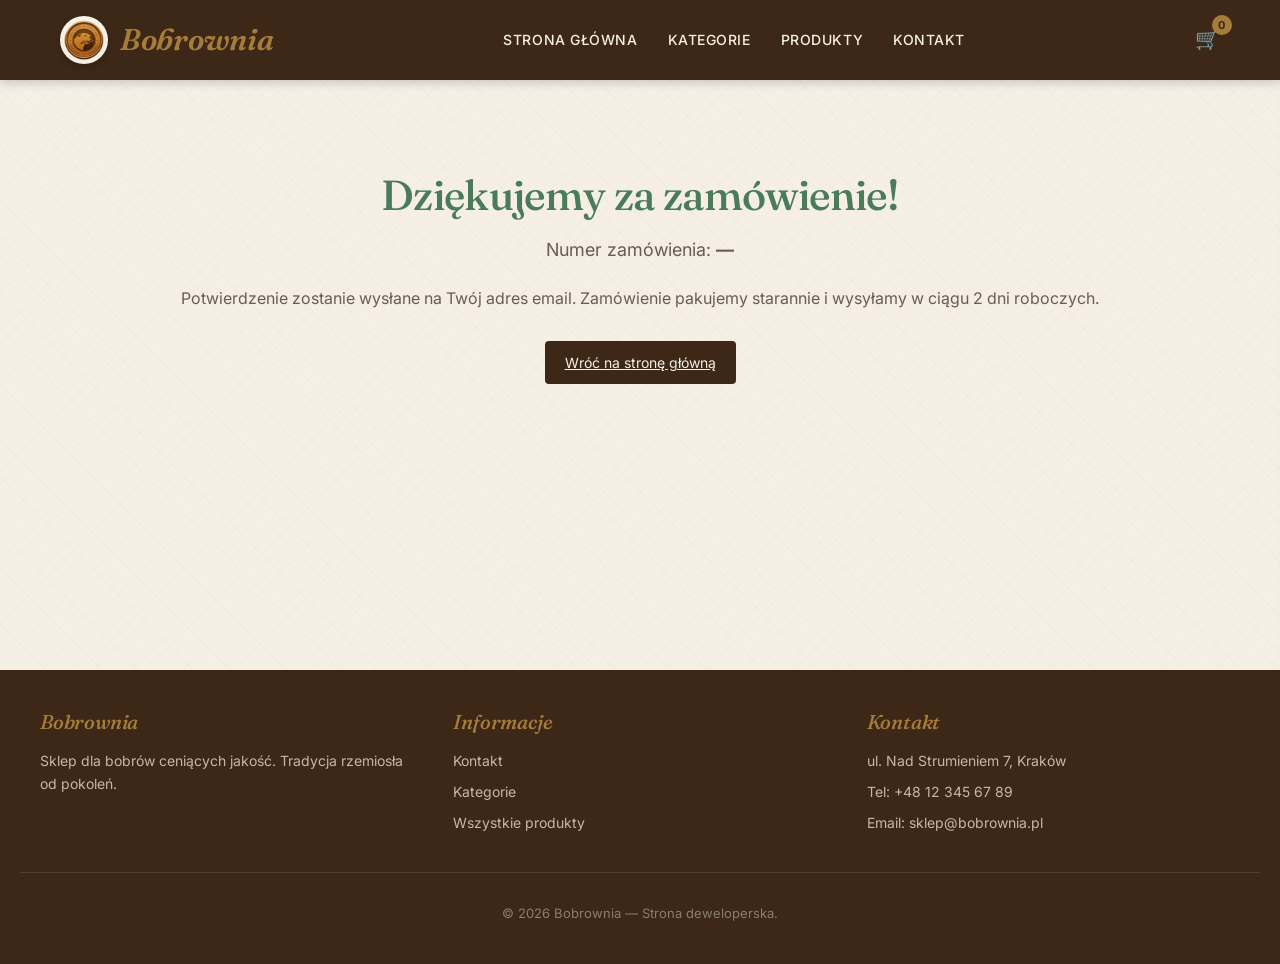
<file: thank-you.html>
<!DOCTYPE html>
<html lang="pl">
<head>
    <meta charset="UTF-8">
    <meta name="viewport" content="width=device-width, initial-scale=1.0">
    <title>Dziękujemy — Bobrownia</title>
    <link rel="icon" href="favicon.svg" type="image/svg+xml">
    <link rel="preconnect" href="https://fonts.googleapis.com">
    <link rel="preconnect" href="https://fonts.gstatic.com" crossorigin>
    <link rel="stylesheet" href="https://fonts.googleapis.com/css2?family=Fraunces:ital,opsz,wght@0,9..144,400;0,9..144,500;0,9..144,600;0,9..144,700;1,9..144,500&family=Inter:wght@400;500;600;700&display=swap">
    <link rel="stylesheet" href="styles.css">
</head>
<body>

<header>
    <div class="header-top">
        <div class="logo"><a href="index.html"><img class="logo-icon" src="images/logo.jpeg" alt="Bobrownia — pieczęć"><span>Bobrownia</span></a></div>
        <nav>
            <a href="index.html">Strona Główna</a>
            <a href="categories.html">Kategorie</a>
            <a href="products.html">Produkty</a>
            <a href="contact.html">Kontakt</a>
        </nav>
        <div class="cart-icon" onclick="toggleCart()">&#128722;<div class="cart-count" id="cart-count">0</div></div>
    </div>
</header>

<div class="cart-overlay" id="cart-overlay" onclick="toggleCart()"></div>
<div class="cart-panel" id="cart-panel">
    <div class="cart-header"><h2>Koszyk</h2><button class="cart-close" onclick="toggleCart()">&times;</button></div>
    <div class="cart-items" id="cart-items"></div>
    <div class="cart-footer">
        <div class="cart-total"><span>Razem:</span><span id="cart-total-price">0,00 zl</span></div>
        <button class="btn btn-accent btn-block" onclick="checkout()">Zamow</button>
    </div>
</div>

<div class="toast" id="toast"></div>

<main>
    <div class="thank-you">
        <h1>Dziękujemy za zamówienie!</h1>
        <p style="font-size: 18px; color: var(--text-light); margin-bottom: 20px;">
            Numer zamówienia: <strong id="order-id"></strong>
        </p>
        <p style="color: var(--text-light); margin-bottom: 30px;">
            Potwierdzenie zostanie wysłane na Twój adres email. Zamówienie pakujemy starannie i wysyłamy w ciągu 2 dni roboczych.
        </p>
        <a href="index.html" class="btn btn-primary">Wróć na stronę główną</a>
    </div>
</main>

<footer>
    <div class="footer-content">
        <div class="footer-section">
            <h3>Bobrownia</h3>
            <p>Sklep dla bobrów ceniących jakość. Tradycja rzemiosła od pokoleń.</p>
        </div>
        <div class="footer-section">
            <h3>Informacje</h3>
            <a href="contact.html">Kontakt</a>
            <a href="categories.html">Kategorie</a>
            <a href="products.html">Wszystkie produkty</a>
        </div>
        <div class="footer-section">
            <h3>Kontakt</h3>
            <p>ul. Nad Strumieniem 7, Kraków</p>
            <p>Tel: +48 12 345 67 89</p>
            <p>Email: sklep@bobrownia.pl</p>
        </div>
    </div>
    <div class="footer-bottom">&copy; 2026 Bobrownia — Strona deweloperska.</div>
</footer>

<script>
(function () {
    window._edrone = window._edrone || {};
    _edrone.app_id = '6a15cb521a006';
    _edrone.platform = 'custom';
    _edrone.version = '1.0';
    var s = document.createElement('script');
    s.type = 'text/javascript'; s.async = true;
    s.src = 'https://d3bo67muzbfgtl.cloudfront.net/edrone_2_0.js?app_id=' + _edrone.app_id;
    var f = document.getElementsByTagName('script')[0];
    f.parentNode.insertBefore(s, f);
})();
</script>
<script src="shared.js"></script>
<script>
document.addEventListener('DOMContentLoaded', function() {
    var params = new URLSearchParams(window.location.search);
    document.getElementById('order-id').textContent = params.get('order') || '—';
});
</script>
</body>
</html>
</file>
<file: styles.css>
:root {
    --primary: #3D2817;        /* głęboki brąz kory */
    --secondary: #6B4423;      /* ciepły orzech */
    --accent: #A67C3A;         /* miodowy bursztyn */
    --bg: #F5EFE6;             /* kremowy pergamin */
    --bg-card: #FFFFFF;
    --text: #2A1F15;           /* prawie czarny brąz */
    --text-light: #6B5C4F;
    --border: #D9CFC0;         /* ciepły beż */
    --success: #4A7C59;        /* zielony las */
    --danger: #A63D40;
    --river: #5B7C8F;          /* łupkowy błękit rzeki */
    --font-display: 'Fraunces', 'Georgia', serif;
    --font-body: 'Inter', -apple-system, BlinkMacSystemFont, 'Segoe UI', sans-serif;
}

* { margin: 0; padding: 0; box-sizing: border-box; }

body {
    font-family: var(--font-body), sans-serif;
    background: var(--bg);
    color: var(--text);
    line-height: 1.65;
    font-feature-settings: 'kern' 1, 'liga' 1;
    /* Subtelna tekstura pergaminu — diagonalne włókna + drobny szum */
    background-image:
        repeating-linear-gradient(135deg, rgba(166, 124, 58, 0.025) 0px, rgba(166, 124, 58, 0.025) 1px, transparent 1px, transparent 9px),
        repeating-linear-gradient(45deg, rgba(61, 40, 23, 0.018) 0px, rgba(61, 40, 23, 0.018) 1px, transparent 1px, transparent 13px);
    background-attachment: fixed;
}

h1, h2, h3, h4 {
    font-family: var(--font-display), serif;
    font-optical-sizing: auto;
    font-weight: 600;
    letter-spacing: -0.01em;
    line-height: 1.2;
}

header {
    background: var(--primary);
    color: #F5EFE6;
    position: sticky;
    top: 0;
    z-index: 100;
    box-shadow: 0 2px 10px rgba(0,0,0,0.2);
}
.header-top {
    display: flex;
    align-items: center;
    justify-content: space-between;
    max-width: 1200px;
    margin: 0 auto;
    padding: 15px 20px;
}
.logo {
    font-family: var(--font-display), serif;
    font-size: 30px;
    font-weight: 600;
    font-style: italic;
    letter-spacing: -0.01em;
    text-transform: none;
}
.logo a {
    color: #F5EFE6;
    text-decoration: none;
    display: flex;
    align-items: center;
    gap: 12px;
}
.logo span { color: var(--accent); }
.logo-icon {
    flex-shrink: 0;
    width: 48px;
    height: 48px;
    border-radius: 50%;
    object-fit: cover;
    box-shadow: 0 2px 6px rgba(0, 0, 0, 0.25);
}
nav { display: flex; gap: 30px; }
nav a {
    color: #F5EFE6;
    text-decoration: none;
    font-size: 14px;
    letter-spacing: 0.04em;
    text-transform: uppercase;
    font-weight: 500;
    transition: color 0.2s;
}
nav a:hover, nav a.active { color: var(--accent); }
.cart-icon {
    position: relative;
    cursor: pointer;
    font-size: 20px;
    color: #F5EFE6;
    text-decoration: none;
}
.cart-count {
    position: absolute;
    top: -8px;
    right: -12px;
    background: var(--accent);
    color: var(--primary);
    border-radius: 50%;
    width: 20px;
    height: 20px;
    display: flex;
    align-items: center;
    justify-content: center;
    font-size: 11px;
    font-weight: bold;
}

main {
    max-width: 1200px;
    margin: 0 auto;
    padding: 30px 20px;
    min-height: 60vh;
}

.hero {
    background: linear-gradient(135deg, var(--primary) 0%, #5C4028 100%);
    color: #F5EFE6;
    padding: 80px 40px;
    border-radius: 8px;
    margin-bottom: 50px;
    text-align: center;
}
.hero h1 {
    font-size: 56px;
    margin-bottom: 20px;
    letter-spacing: -0.02em;
    font-weight: 500;
    font-variation-settings: 'opsz' 144;
}
.hero h1 em {
    font-style: italic;
    font-weight: 400;
    color: var(--accent);
}
.hero p { font-size: 18px; opacity: 0.88; max-width: 600px; margin: 0 auto 30px; line-height: 1.55; }
.hero-btn {
    display: inline-block;
    background: var(--accent);
    color: var(--primary);
    padding: 14px 40px;
    border-radius: 4px;
    text-decoration: none;
    font-weight: bold;
    letter-spacing: 1px;
    transition: background 0.2s;
    font-size: 16px;
    font-family: inherit;
    border: none;
    cursor: pointer;
}
.hero-btn:hover { background: #C09850; }

.section-title {
    font-size: 36px;
    margin-bottom: 35px;
    text-align: center;
    position: relative;
    font-weight: 500;
    letter-spacing: -0.015em;
}
.section-title em {
    font-style: italic;
    color: var(--accent);
    font-weight: 400;
}
.section-title::after {
    content: '';
    display: block;
    width: 50px;
    height: 2px;
    background: var(--accent);
    margin: 14px auto 0;
}

.categories-grid {
    display: grid;
    grid-template-columns: repeat(auto-fill, minmax(250px, 1fr));
    gap: 25px;
    margin-bottom: 50px;
}
.category-card {
    background: var(--bg-card);
    border: 1px solid var(--border);
    border-radius: 8px;
    padding: 30px;
    text-align: center;
    transition: transform 0.2s, box-shadow 0.2s;
    text-decoration: none;
    color: var(--text);
    display: block;
}
.category-card:hover {
    transform: translateY(-3px);
    box-shadow: 0 6px 20px rgba(0,0,0,0.1);
}
.category-icon { font-size: 48px; margin-bottom: 15px; }
.category-card h3 { font-size: 20px; margin-bottom: 8px; }
.category-card p { color: var(--text-light); font-size: 14px; }

.products-grid {
    display: grid;
    grid-template-columns: repeat(auto-fill, minmax(260px, 1fr));
    gap: 25px;
    margin-bottom: 40px;
}
.product-card {
    background: var(--bg-card);
    border: 1px solid var(--border);
    border-radius: 8px;
    overflow: hidden;
    transition: transform 0.2s, box-shadow 0.2s;
}
.product-card:hover {
    transform: translateY(-3px);
    box-shadow: 0 6px 20px rgba(0,0,0,0.1);
}
.product-image {
    width: 100%;
    aspect-ratio: 1 / 1;
    background: linear-gradient(135deg, #E5DAC8 0%, #D9CFC0 100%);
    display: flex;
    align-items: center;
    justify-content: center;
    font-size: 64px;
    overflow: hidden;
}
.product-image a { text-decoration: none; display: flex; width: 100%; height: 100%; align-items: center; justify-content: center; }
.product-image img {
    width: 100%;
    height: 100%;
    object-fit: cover;
    image-rendering: auto;
}
.product-info { padding: 20px; }
.product-category {
    font-size: 12px;
    color: var(--secondary);
    text-transform: uppercase;
    letter-spacing: 1px;
    margin-bottom: 5px;
}
.product-info h3 { font-size: 18px; margin-bottom: 8px; font-weight: 500; letter-spacing: -0.005em; }
.product-info h3 a { color: var(--text); text-decoration: none; }
.product-info h3 a:hover { color: var(--secondary); }
.product-price {
    font-family: var(--font-display), serif;
    font-size: 22px;
    font-weight: 600;
    color: var(--secondary);
    margin-bottom: 12px;
    letter-spacing: -0.01em;
}

.btn {
    display: inline-block;
    padding: 10px 20px;
    border-radius: 4px;
    border: none;
    cursor: pointer;
    font-family: inherit;
    font-size: 14px;
    transition: background 0.2s;
}
.btn-primary { background: var(--primary); color: #F5EFE6; }
.btn-primary:hover { background: #2A1810; }
.btn-accent { background: var(--accent); color: var(--primary); font-weight: bold; }
.btn-accent:hover { background: #C09850; }
.btn-block { display: block; width: 100%; text-align: center; }

.product-detail {
    display: grid;
    grid-template-columns: 1fr 1fr;
    gap: 40px;
    margin-bottom: 40px;
}
.product-detail-image {
    background: linear-gradient(135deg, #E5DAC8 0%, #D9CFC0 100%);
    border-radius: 8px;
    display: flex;
    align-items: center;
    justify-content: center;
    font-size: 120px;
    min-height: 400px;
    overflow: hidden;
}
.product-detail-image img { width: 100%; height: 100%; object-fit: cover; }
.product-detail-info h1 { font-size: 38px; margin-bottom: 12px; font-weight: 500; letter-spacing: -0.015em; }
.product-detail-info .product-category { margin-bottom: 15px; }
.product-detail-info .product-price { font-size: 28px; margin-bottom: 20px; }
.product-detail-info .description { color: var(--text-light); margin-bottom: 25px; line-height: 1.8; }
.quantity-selector { display: flex; align-items: center; gap: 15px; margin-bottom: 20px; }
.quantity-selector button {
    width: 36px; height: 36px;
    border: 1px solid var(--border);
    background: var(--bg);
    cursor: pointer;
    font-size: 18px;
    border-radius: 4px;
}
.quantity-selector span { font-size: 18px; min-width: 30px; text-align: center; }

.cart-panel {
    position: fixed;
    right: -420px;
    top: 0;
    width: 400px;
    height: 100vh;
    background: var(--bg-card);
    box-shadow: -4px 0 20px rgba(0,0,0,0.15);
    z-index: 200;
    transition: right 0.3s;
    display: flex;
    flex-direction: column;
}
.cart-panel.open { right: 0; }
.cart-header {
    display: flex;
    justify-content: space-between;
    align-items: center;
    padding: 20px;
    border-bottom: 1px solid var(--border);
}
.cart-header h2 { font-size: 22px; font-weight: 500; }
.cart-close { background: none; border: none; font-size: 24px; cursor: pointer; }
.cart-items { flex: 1; overflow-y: auto; padding: 20px; }
.cart-item {
    display: flex;
    gap: 15px;
    padding: 15px 0;
    border-bottom: 1px solid var(--border);
}
.cart-item-icon {
    width: 60px; height: 60px;
    background: #E5DAC8;
    border-radius: 4px;
    display: flex;
    align-items: center;
    justify-content: center;
    font-size: 28px;
}
.cart-item-details { flex: 1; }
.cart-item-details h4 { font-size: 14px; margin-bottom: 4px; }
.cart-item-details .price { color: var(--secondary); font-weight: bold; }
.cart-item-remove { background: none; border: none; color: var(--danger); cursor: pointer; font-size: 18px; }
.cart-footer { padding: 20px; border-top: 1px solid var(--border); }
.cart-total {
    display: flex;
    justify-content: space-between;
    font-size: 18px;
    font-weight: bold;
    margin-bottom: 15px;
}
.cart-overlay {
    position: fixed; top: 0; left: 0;
    width: 100%; height: 100%;
    background: rgba(0,0,0,0.4);
    z-index: 199;
    display: none;
}
.cart-overlay.open { display: block; }

body.checkout-modal-open { overflow: hidden; }

.checkout-modal {
    position: fixed;
    inset: 0;
    background: rgba(42, 31, 21, 0.55);
    z-index: 260;
    display: none;
    align-items: center;
    justify-content: center;
    padding: 20px;
}
.checkout-modal.open { display: flex; }
.checkout-dialog {
    width: min(620px, 100%);
    max-height: calc(100vh - 40px);
    overflow-y: auto;
    background: var(--bg-card);
    border: 1px solid var(--border);
    border-radius: 8px;
    box-shadow: 0 18px 50px rgba(42, 31, 21, 0.25);
}
.checkout-header {
    display: flex;
    align-items: center;
    justify-content: space-between;
    padding: 20px 24px;
    border-bottom: 1px solid var(--border);
}
.checkout-header h2 {
    font-size: 24px;
    font-weight: 500;
}
.checkout-close {
    width: 36px;
    height: 36px;
    background: var(--bg);
    border: 1px solid var(--border);
    border-radius: 4px;
    cursor: pointer;
    color: var(--text);
    font-size: 24px;
    line-height: 1;
}
.checkout-form { padding: 22px 24px 24px; }
.checkout-grid {
    display: grid;
    grid-template-columns: repeat(2, minmax(0, 1fr));
    gap: 16px;
}
.checkout-grid .form-group { margin-bottom: 0; }
.checkout-consent {
    display: flex;
    align-items: center;
    gap: 10px;
    margin: 18px 0;
    color: var(--text-light);
    font-weight: 500;
}
.checkout-consent input {
    width: 18px;
    height: 18px;
    accent-color: var(--primary);
    flex: 0 0 auto;
}
.checkout-summary {
    display: flex;
    align-items: center;
    justify-content: space-between;
    gap: 16px;
    padding: 14px 16px;
    background: #FAF6F0;
    border: 1px solid var(--border);
    border-radius: 4px;
    color: var(--text);
    font-weight: 600;
}
.checkout-actions {
    display: flex;
    justify-content: flex-end;
    gap: 12px;
    margin-top: 18px;
}
.checkout-actions .btn { min-width: 140px; }

.contact-container { max-width: 700px; margin: 0 auto; }
.form-group { margin-bottom: 20px; }
.form-group label { display: block; margin-bottom: 6px; font-weight: bold; font-size: 14px; }
.form-group input,
.form-group textarea,
.form-group select {
    width: 100%;
    padding: 12px;
    border: 1px solid var(--border);
    border-radius: 4px;
    font-family: inherit;
    font-size: 15px;
    background: var(--bg-card);
}
.form-group textarea { height: 150px; resize: vertical; }

.newsletter {
    background: var(--primary);
    color: #F5EFE6;
    padding: 60px 40px;
    border-radius: 4px;
    text-align: center;
    margin: 50px 0;
    position: relative;
    overflow: hidden;
}
.newsletter::before {
    content: '';
    position: absolute;
    inset: 0;
    background:
        repeating-linear-gradient(45deg, rgba(245, 239, 230, 0.025) 0px, rgba(245, 239, 230, 0.025) 1px, transparent 1px, transparent 14px);
    pointer-events: none;
}
.newsletter h2 { margin-bottom: 12px; font-size: 32px; font-weight: 500; font-style: italic; letter-spacing: -0.015em; }
.newsletter p { opacity: 0.82; margin-bottom: 24px; max-width: 540px; margin-left: auto; margin-right: auto; font-size: 16px; }
.newsletter-form { display: flex; gap: 10px; max-width: 500px; margin: 0 auto; }
.newsletter-form input { flex: 1; padding: 12px; border: none; border-radius: 4px; font-size: 15px; font-family: inherit; }

footer {
    background: var(--primary);
    color: #F5EFE6;
    padding: 40px 20px;
    margin-top: 50px;
}
.footer-content {
    max-width: 1200px;
    margin: 0 auto;
    display: grid;
    grid-template-columns: repeat(3, 1fr);
    gap: 40px;
}
.footer-section h3 { margin-bottom: 15px; color: var(--accent); font-size: 20px; font-weight: 500; font-style: italic; }
.footer-section p, .footer-section a {
    color: #c4b8a8;
    text-decoration: none;
    display: block;
    margin-bottom: 8px;
    font-size: 14px;
}
.footer-section a:hover { color: var(--accent); }
.footer-bottom {
    text-align: center;
    padding-top: 30px;
    margin-top: 30px;
    border-top: 1px solid rgba(255,255,255,0.1);
    font-size: 13px;
    color: #8a7d6f;
}

.thank-you { text-align: center; padding: 60px 20px; }
.thank-you h1 { color: var(--success); margin-bottom: 15px; font-size: 42px; font-weight: 500; letter-spacing: -0.015em; }

.category-description {
    text-align: center;
    font-family: var(--font-display), serif;
    font-size: 18px;
    font-style: italic;
    font-weight: 400;
    color: var(--text-light);
    max-width: 720px;
    margin: -18px auto 32px;
    line-height: 1.55;
    letter-spacing: -0.005em;
}
.category-description code {
    font-family: ui-monospace, 'SF Mono', Menlo, Consolas, monospace;
    background: var(--border);
    color: var(--primary);
    padding: 2px 6px;
    border-radius: 3px;
    font-size: 0.85em;
    font-style: normal;
}
.breadcrumb { margin-bottom: 25px; font-size: 14px; color: var(--text-light); }
.breadcrumb a { color: var(--secondary); text-decoration: none; }
.breadcrumb a:hover { text-decoration: underline; }

.filter-bar { display: flex; gap: 15px; margin-bottom: 25px; flex-wrap: wrap; }
.filter-btn {
    padding: 8px 18px;
    border: 1px solid var(--border);
    background: var(--bg-card);
    border-radius: 20px;
    cursor: pointer;
    font-family: inherit;
    font-size: 13px;
    transition: all 0.2s;
    text-decoration: none;
    color: var(--text);
}
.filter-btn.active, .filter-btn:hover {
    background: var(--primary);
    color: #F5EFE6;
    border-color: var(--primary);
}

.toast {
    position: fixed;
    bottom: 30px; right: 30px;
    background: var(--primary);
    color: #F5EFE6;
    padding: 15px 25px;
    border-radius: 6px;
    box-shadow: 0 4px 15px rgba(0,0,0,0.2);
    transform: translateY(100px);
    opacity: 0;
    transition: all 0.3s;
    z-index: 300;
}
.toast.show { transform: translateY(0); opacity: 1; }

.simulator-toggle {
    position: fixed;
    bottom: 20px; left: 20px;
    background: var(--danger);
    color: #fff;
    padding: 10px 18px;
    border-radius: 25px;
    border: none;
    cursor: pointer;
    font-family: inherit;
    font-size: 13px;
    z-index: 300;
    box-shadow: 0 3px 10px rgba(0,0,0,0.3);
}
.simulator-panel {
    position: fixed;
    bottom: 60px; left: 20px;
    width: 380px;
    max-height: 500px;
    background: #1a1a2e;
    color: #e0e0e0;
    border-radius: 8px;
    box-shadow: 0 4px 20px rgba(0,0,0,0.4);
    z-index: 300;
    display: none;
    flex-direction: column;
    font-family: 'Courier New', monospace;
    font-size: 12px;
}
.simulator-panel.open { display: flex; }
.simulator-header {
    padding: 12px 15px;
    background: #16213e;
    border-radius: 8px 8px 0 0;
    display: flex;
    justify-content: space-between;
    align-items: center;
}
.simulator-header h3 { font-size: 14px; color: #e94560; }
.simulator-controls {
    padding: 10px 15px;
    display: flex;
    gap: 8px;
    flex-wrap: wrap;
    border-bottom: 1px solid #2a2a4a;
}
.sim-btn {
    padding: 5px 12px;
    border: 1px solid #3a3a5a;
    background: #2a2a4a;
    color: #e0e0e0;
    border-radius: 4px;
    cursor: pointer;
    font-family: inherit;
    font-size: 11px;
}
.sim-btn:hover { background: #3a3a6a; }
.sim-btn.active { background: #e94560; border-color: #e94560; }
.simulator-log { flex: 1; overflow-y: auto; padding: 10px 15px; max-height: 300px; }
.log-entry { padding: 4px 0; border-bottom: 1px solid #2a2a3a; }
.log-time { color: #666; }
.log-action { color: #e94560; font-weight: bold; }
.log-email { color: #4ecdc4; }
.log-anon { color: #f9a825; }

/* =========================================================
   HERO SPLIT — asymetryczny hero z ilustracją bobra
   ========================================================= */
.hero-split {
    display: grid;
    grid-template-columns: 1.15fr 1fr;
    gap: 50px;
    align-items: center;
    text-align: left;
    padding: 70px 60px;
    background: linear-gradient(135deg, var(--primary) 0%, #5C4028 65%, #6B4423 100%);
    color: #F5EFE6;
    border-radius: 4px;
    margin-bottom: 60px;
    position: relative;
    overflow: hidden;
}
.hero-split::before {
    content: '';
    position: absolute;
    inset: 0;
    background:
        repeating-linear-gradient(60deg, rgba(245, 239, 230, 0.03) 0px, rgba(245, 239, 230, 0.03) 1px, transparent 1px, transparent 18px);
    pointer-events: none;
}
.hero-text { position: relative; z-index: 1; }
.hero-text h1 {
    font-size: 60px;
    margin-bottom: 24px;
    line-height: 1.05;
    font-weight: 500;
    letter-spacing: -0.025em;
}
.hero-text p {
    font-size: 18px;
    opacity: 0.88;
    margin-bottom: 32px;
    max-width: 480px;
    line-height: 1.55;
}
.hero-eyebrow {
    font-family: var(--font-body), sans-serif;
    font-size: 12px;
    font-weight: 600;
    text-transform: uppercase;
    letter-spacing: 0.15em;
    color: var(--accent);
    margin-bottom: 20px;
    display: inline-block;
}
.hero-visual {
    position: relative;
    z-index: 1;
    display: flex;
    align-items: center;
    justify-content: center;
}
.hero-visual svg,
.hero-visual img {
    width: 100%;
    max-width: 420px;
    height: auto;
    filter: drop-shadow(0 8px 30px rgba(0,0,0,0.25));
}
.hero-visual img {
    border-radius: 6px;
    display: block;
}

/* =========================================================
   MANIFEST — sekcja z cytatem i 3 wartościami marki
   ========================================================= */
.manifest {
    text-align: center;
    padding: 70px 30px;
    margin: 60px 0;
    position: relative;
}
.manifest-quote {
    font-family: var(--font-display), serif;
    font-size: 32px;
    font-style: italic;
    font-weight: 400;
    line-height: 1.35;
    color: var(--primary);
    max-width: 720px;
    margin: 0 auto 14px;
    letter-spacing: -0.015em;
    position: relative;
}
.manifest-quote::before {
    content: '"';
    position: absolute;
    left: -30px;
    top: -20px;
    font-size: 90px;
    color: var(--accent);
    opacity: 0.4;
    line-height: 1;
    font-family: var(--font-display), serif;
}
.manifest-attribution {
    font-size: 13px;
    text-transform: uppercase;
    letter-spacing: 0.18em;
    color: var(--text-light);
    margin-bottom: 50px;
}
.manifest-values {
    display: grid;
    grid-template-columns: repeat(4, 1fr);
    gap: 32px;
    max-width: 1100px;
    margin: 0 auto;
}
.manifest-value {
    padding: 0 10px;
}
.manifest-value-icon {
    width: 56px;
    height: 56px;
    margin: 0 auto 18px;
    color: var(--accent);
    fill: none;
    stroke: currentColor;
    stroke-width: 1.4;
    stroke-linecap: round;
    stroke-linejoin: round;
}
.manifest-value h3 {
    font-size: 22px;
    font-weight: 500;
    font-style: italic;
    margin-bottom: 10px;
    color: var(--primary);
    letter-spacing: -0.01em;
}
.manifest-value p {
    font-size: 15px;
    color: var(--text-light);
    line-height: 1.55;
    max-width: 240px;
    margin: 0 auto;
}

/* =========================================================
   SECTION DIVIDER — falowana drewniana linia między sekcjami
   ========================================================= */
.section-divider {
    display: flex;
    justify-content: center;
    margin: 50px 0;
    color: var(--accent);
    opacity: 0.7;
}
.section-divider svg {
    width: 220px;
    height: 22px;
}

/* =========================================================
   AI BADGE — odznaka na produktach AI-wspomaganych
   ========================================================= */
.product-card { position: relative; }
.ai-badge {
    position: absolute;
    top: 12px;
    right: 12px;
    background: var(--accent);
    color: var(--primary);
    font-family: var(--font-body), sans-serif;
    font-size: 10px;
    font-weight: 700;
    padding: 4px 10px;
    border-radius: 12px;
    text-transform: uppercase;
    letter-spacing: 0.1em;
    z-index: 2;
    box-shadow: 0 2px 8px rgba(42, 31, 21, 0.22);
    cursor: help;
}

/* =========================================================
   PRACOWNIA CYFROWA — sekcja behind-the-scenes ML/AI
   ========================================================= */
.digital-lab {
    margin: 70px 0;
    padding: 60px 40px;
    background: linear-gradient(135deg, #2A1F15 0%, #3D2817 60%, #4A3220 100%);
    color: #F5EFE6;
    border-radius: 4px;
    text-align: center;
    position: relative;
    overflow: hidden;
}
.digital-lab::before {
    content: '';
    position: absolute;
    inset: 0;
    background:
        repeating-linear-gradient(60deg, rgba(245, 239, 230, 0.025) 0px, rgba(245, 239, 230, 0.025) 1px, transparent 1px, transparent 16px),
        repeating-linear-gradient(-30deg, rgba(166, 124, 58, 0.04) 0px, rgba(166, 124, 58, 0.04) 1px, transparent 1px, transparent 22px);
    pointer-events: none;
}
.digital-lab > * { position: relative; z-index: 1; }
.digital-lab .section-title { color: #F5EFE6; margin-bottom: 50px; }
.digital-lab .section-title em { color: var(--accent); }
.digital-lab .section-title::after { background: var(--accent); }

.lab-eyebrow {
    display: inline-block;
    font-family: var(--font-body), sans-serif;
    font-size: 11px;
    font-weight: 600;
    text-transform: uppercase;
    letter-spacing: 0.22em;
    color: var(--accent);
    margin-bottom: 18px;
}

.lab-grid {
    display: grid;
    grid-template-columns: repeat(3, 1fr);
    gap: 28px;
    max-width: 1100px;
    margin: 0 auto;
    text-align: left;
}
.lab-card {
    background: rgba(245, 239, 230, 0.05);
    border: 1px solid rgba(166, 124, 58, 0.3);
    border-radius: 4px;
    padding: 32px 28px;
    transition: border-color 0.2s, background 0.2s;
}
.lab-card:hover {
    border-color: var(--accent);
    background: rgba(245, 239, 230, 0.08);
}
.lab-card-stat {
    font-family: var(--font-display), serif;
    font-size: 56px;
    font-weight: 500;
    color: var(--accent);
    line-height: 1;
    letter-spacing: -0.03em;
    margin-bottom: 4px;
}
.lab-card-stat span {
    font-size: 22px;
    margin-left: 4px;
    opacity: 0.72;
    font-style: italic;
}
.lab-card-label {
    font-family: var(--font-body), sans-serif;
    font-size: 11px;
    text-transform: uppercase;
    letter-spacing: 0.18em;
    color: rgba(245, 239, 230, 0.55);
    margin-bottom: 22px;
}
.lab-card h3 {
    color: #F5EFE6;
    font-size: 22px;
    font-weight: 500;
    font-style: italic;
    margin-bottom: 10px;
    letter-spacing: -0.01em;
}
.lab-card p {
    color: rgba(245, 239, 230, 0.78);
    font-size: 14px;
    line-height: 1.6;
}
.lab-signature {
    margin-top: 48px;
    font-size: 13px;
    color: rgba(245, 239, 230, 0.58);
    max-width: 720px;
    margin-left: auto;
    margin-right: auto;
    line-height: 1.7;
}
.lab-signature strong {
    color: var(--accent);
    font-weight: 600;
    font-family: var(--font-display), serif;
    font-style: italic;
    letter-spacing: 0.01em;
}

/* =========================================================
   SKILL MARKETPLACE — sekcja D, .skill files jak produkty
   ========================================================= */
.skills-marketplace { margin: 70px 0 50px; }
.skills-marketplace .section-title { margin-bottom: 14px; }
.skills-intro {
    text-align: center;
    color: var(--text-light);
    font-size: 16px;
    max-width: 720px;
    margin: 0 auto 45px;
    line-height: 1.65;
}
.skills-intro code {
    font-family: ui-monospace, 'SF Mono', Menlo, Consolas, monospace;
    background: var(--border);
    color: var(--primary);
    padding: 2px 8px;
    border-radius: 3px;
    font-size: 13px;
}
.skills-grid {
    display: grid;
    grid-template-columns: repeat(2, 1fr);
    gap: 24px;
}
.skill-card {
    background: var(--bg-card);
    border: 1px solid var(--border);
    border-radius: 4px;
    overflow: hidden;
    transition: transform 0.2s, box-shadow 0.2s;
    display: flex;
    flex-direction: column;
}
.skill-card:hover {
    transform: translateY(-2px);
    box-shadow: 0 8px 24px rgba(42, 31, 21, 0.1);
}
.skill-header {
    background: var(--primary);
    color: #F5EFE6;
    padding: 14px 20px;
    display: flex;
    justify-content: space-between;
    align-items: center;
    border-bottom: 2px solid var(--accent);
}
.skill-filename {
    font-family: ui-monospace, 'SF Mono', Menlo, Consolas, monospace;
    font-size: 14px;
    font-weight: 500;
}
.skill-price {
    font-family: var(--font-display), serif;
    font-size: 19px;
    font-weight: 600;
    color: var(--accent);
    letter-spacing: -0.01em;
}
.skill-frontmatter {
    font-family: ui-monospace, 'SF Mono', Menlo, Consolas, monospace;
    font-size: 13px;
    line-height: 1.55;
    color: var(--text);
    padding: 20px;
    background: #FAF6F0;
    margin: 0;
    white-space: pre-wrap;
    flex: 1;
}
.skill-cta {
    margin: 16px 20px 20px;
    text-align: center;
}

/* =========================================================
   MOBILE
   ========================================================= */
@media (max-width: 768px) {
    .hero h1 { font-size: 36px; }
    .hero-split {
        grid-template-columns: 1fr;
        text-align: center;
        padding: 40px 25px;
        gap: 30px;
    }
    .hero-text h1 { font-size: 38px; }
    .hero-text p { max-width: none; margin-left: auto; margin-right: auto; }
    .hero-visual svg { max-width: 280px; }
    .manifest-quote { font-size: 22px; }
    .manifest-quote::before { display: none; }
    .manifest-values { grid-template-columns: 1fr; gap: 30px; }
    .digital-lab { padding: 40px 25px; margin: 40px 0; }
    .lab-grid { grid-template-columns: 1fr; gap: 18px; }
    .lab-card { padding: 26px 22px; }
    .lab-card-stat { font-size: 42px; }
    .skills-grid { grid-template-columns: 1fr; gap: 18px; }
    .skill-frontmatter { font-size: 12px; padding: 16px; }
    .ai-badge { font-size: 9px; padding: 3px 8px; top: 8px; right: 8px; }
    .section-title { font-size: 28px; }
    .product-detail { grid-template-columns: 1fr; }
    .product-detail-info h1 { font-size: 30px; }
    .footer-content { grid-template-columns: 1fr; }
    nav { gap: 15px; }
    nav a { font-size: 12px; }
    .newsletter-form { flex-direction: column; }
    .logo { font-size: 24px; }
    .logo-icon { width: 36px; height: 36px; }
    .checkout-modal {
        align-items: flex-end;
        padding: 0;
    }
    .checkout-dialog {
        width: 100%;
        max-height: 92vh;
        border-radius: 8px 8px 0 0;
    }
    .checkout-header { padding: 18px 20px; }
    .checkout-form { padding: 18px 20px 20px; }
    .checkout-grid { grid-template-columns: 1fr; }
    .checkout-actions { flex-direction: column-reverse; }
    .checkout-actions .btn {
        width: 100%;
        min-width: 0;
    }
}
</file>
